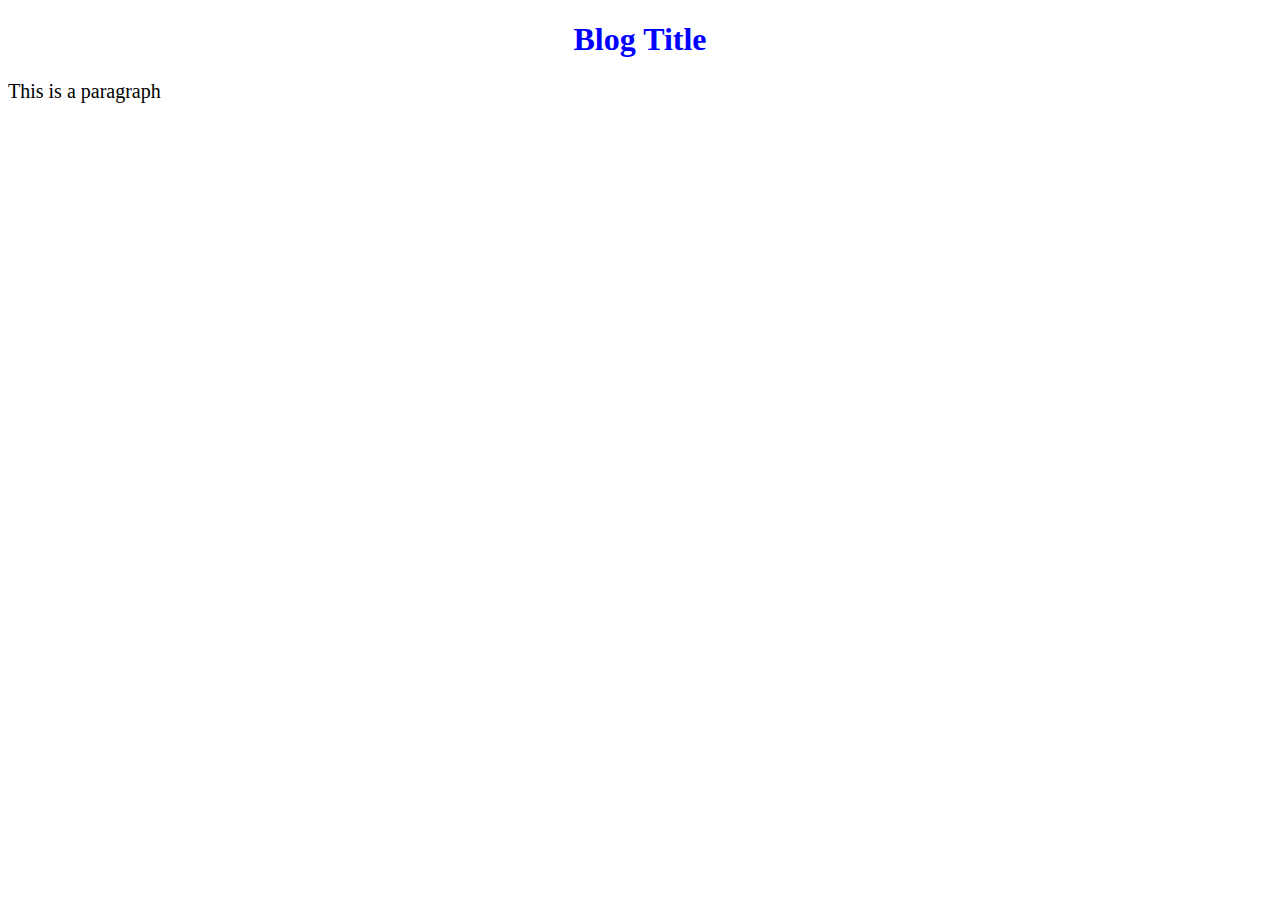
<file: FreeCodeCamp/Front-End-Development-Libraries/SASS/Courses2-Nest-CSS-với-Sass.html/index.html>
<!DOCTYPE html>
<html lang="en">

<head>
    <meta charset="UTF-8">
    <meta http-equiv="X-UA-Compatible" content="IE=edge">
    <meta name="viewport" content="width=device-width, initial-scale=1.0">
    <title>Document</title>
    <link rel="stylesheet" href="./style.css">
</head>

<body>
    <div class="blog-post">
        <h1>Blog Title</h1>
        <p>This is a paragraph</p>
    </div>
</body>

</html>
</file>
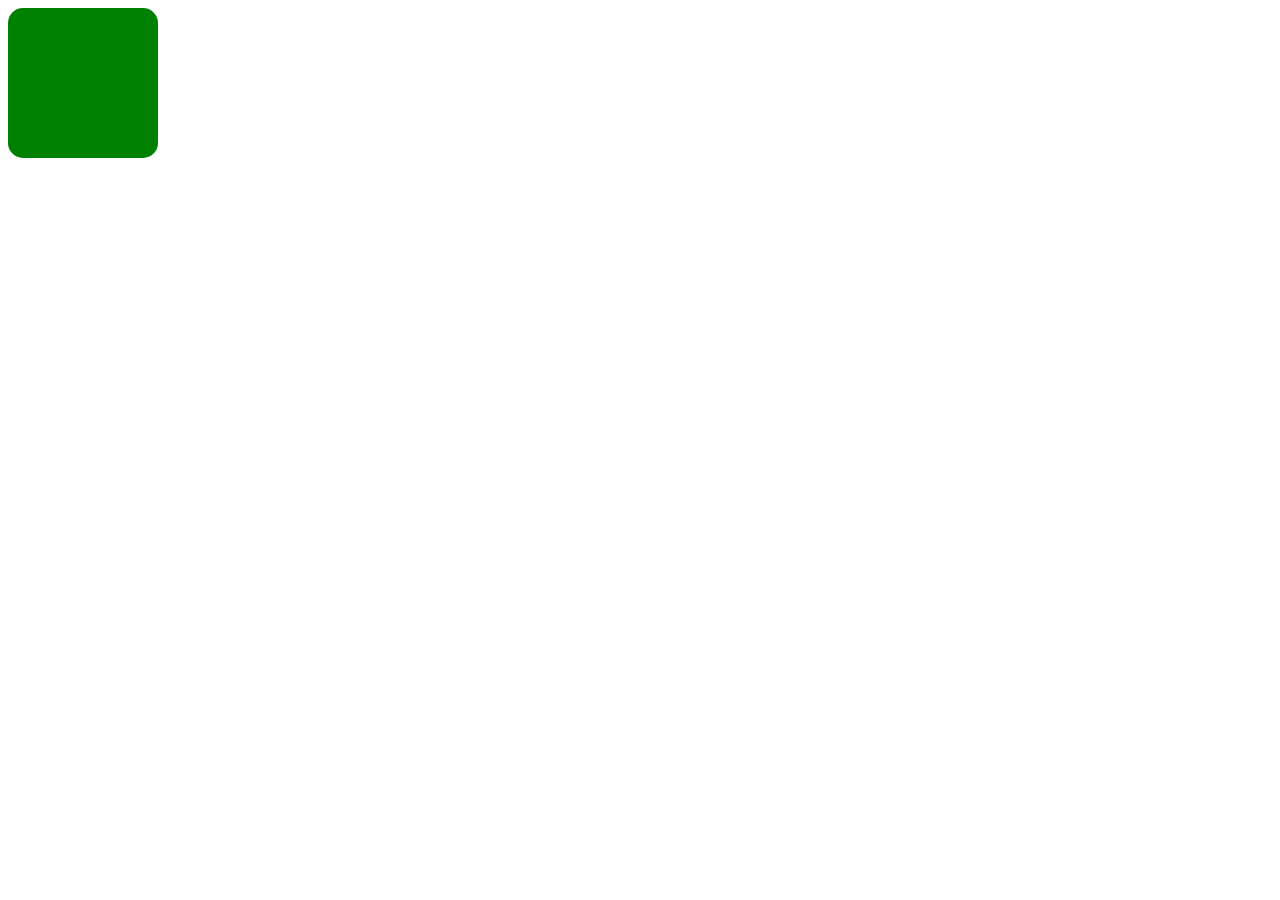
<file: FreeCodeCamp/Front-End-Development-Libraries/SASS/Courses3-Create-Reusable-CSS-with-Mixins.html/index.html>
<!DOCTYPE html>
<html lang="en">

<head>
    <meta charset="UTF-8">
    <meta http-equiv="X-UA-Compatible" content="IE=edge">
    <meta name="viewport" content="width=device-width, initial-scale=1.0">
    <title>Document</title>
    <link rel="stylesheet" href="./styles.css">
</head>

<body>

    <div id="awesome"></div>
</body>

</html>
</file>
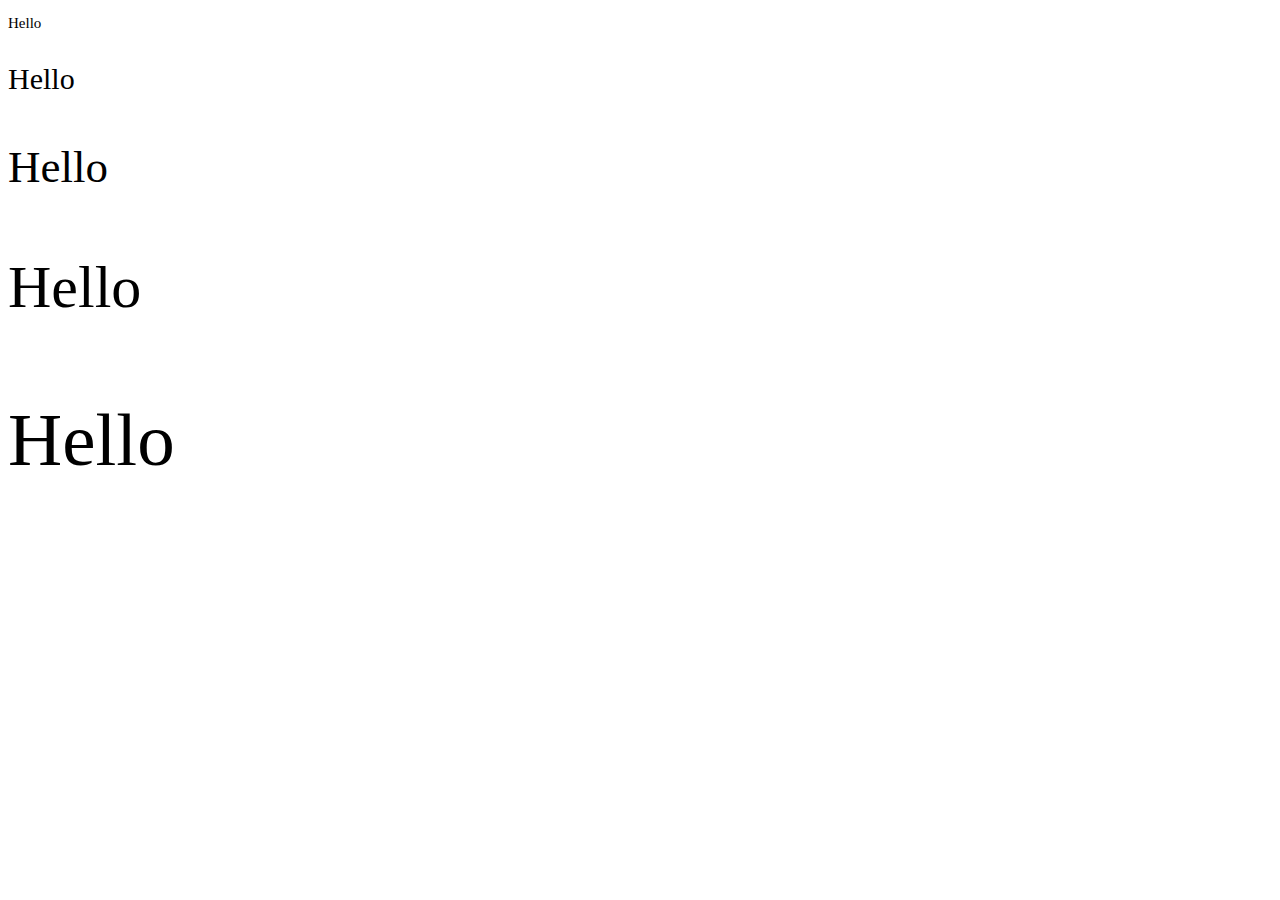
<file: FreeCodeCamp/Front-End-Development-Libraries/SASS/Courses5-Use-@for-to-Create-a-Sass-Loop.html/index.html>
<!DOCTYPE html>
<html lang="en">

<head>
    <meta charset="UTF-8">
    <meta http-equiv="X-UA-Compatible" content="IE=edge">
    <meta name="viewport" content="width=device-width, initial-scale=1.0">
    <title>Document</title>
    <link rel="stylesheet" href="./style.css">
</head>

<body>
    <p class="text-1">Hello</p>
    <p class="text-2">Hello</p>
    <p class="text-3">Hello</p>
    <p class="text-4">Hello</p>
    <p class="text-5">Hello</p>
</body>

</html>
</file>
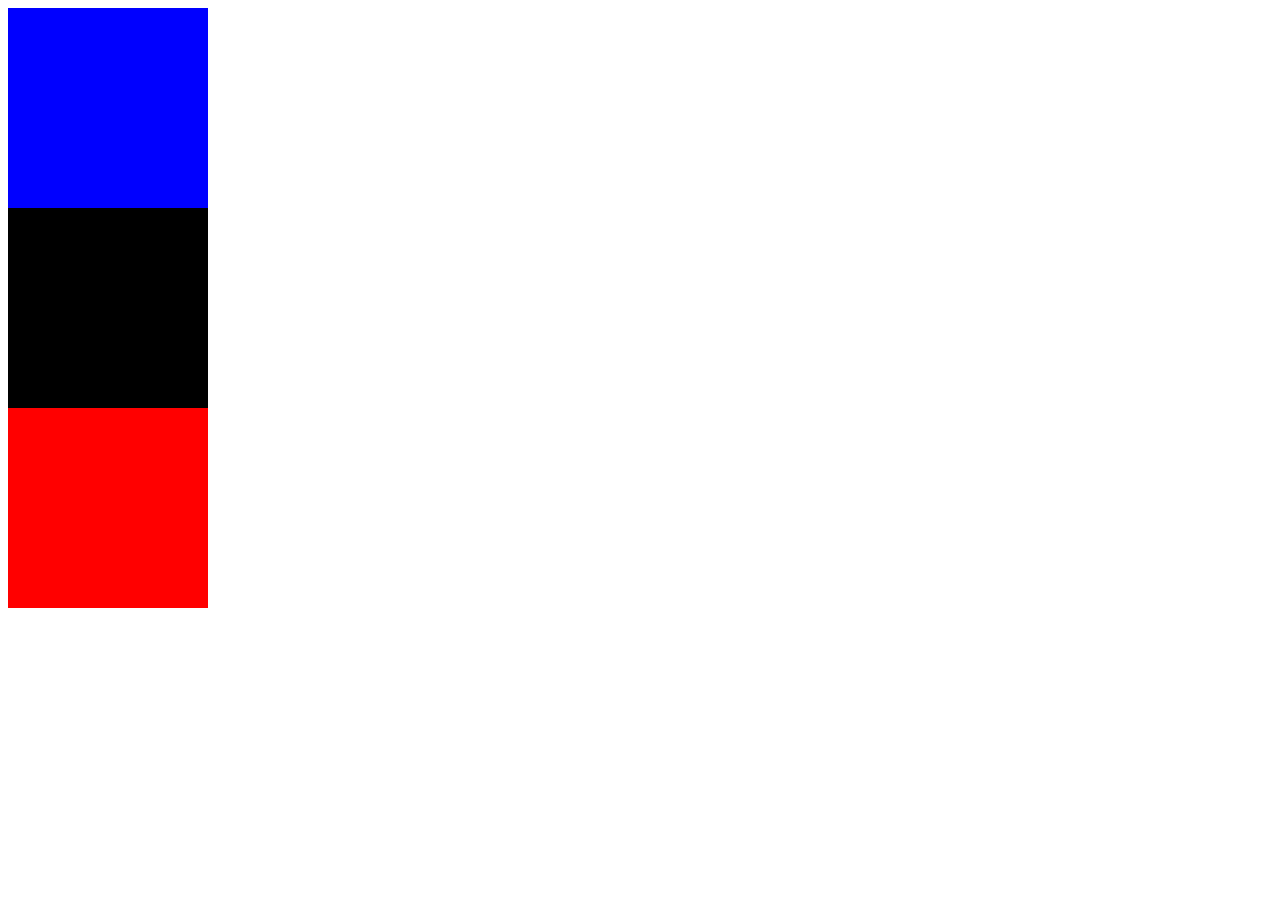
<file: FreeCodeCamp/Front-End-Development-Libraries/SASS/Courses6-Use-@each-to-Map-Over-Items-in-a-List.html/index.html>
<!DOCTYPE html>
<html lang="en">

<head>
    <meta charset="UTF-8">
    <meta http-equiv="X-UA-Compatible" content="IE=edge">
    <meta name="viewport" content="width=device-width, initial-scale=1.0">
    <title>Document</title>
    <link rel="stylesheet" href="./style.css">
</head>

<body>
    <div class="blue-bg"></div>
    <div class="black-bg"></div>
    <div class="red-bg"></div>
</body>

</html>
</file>
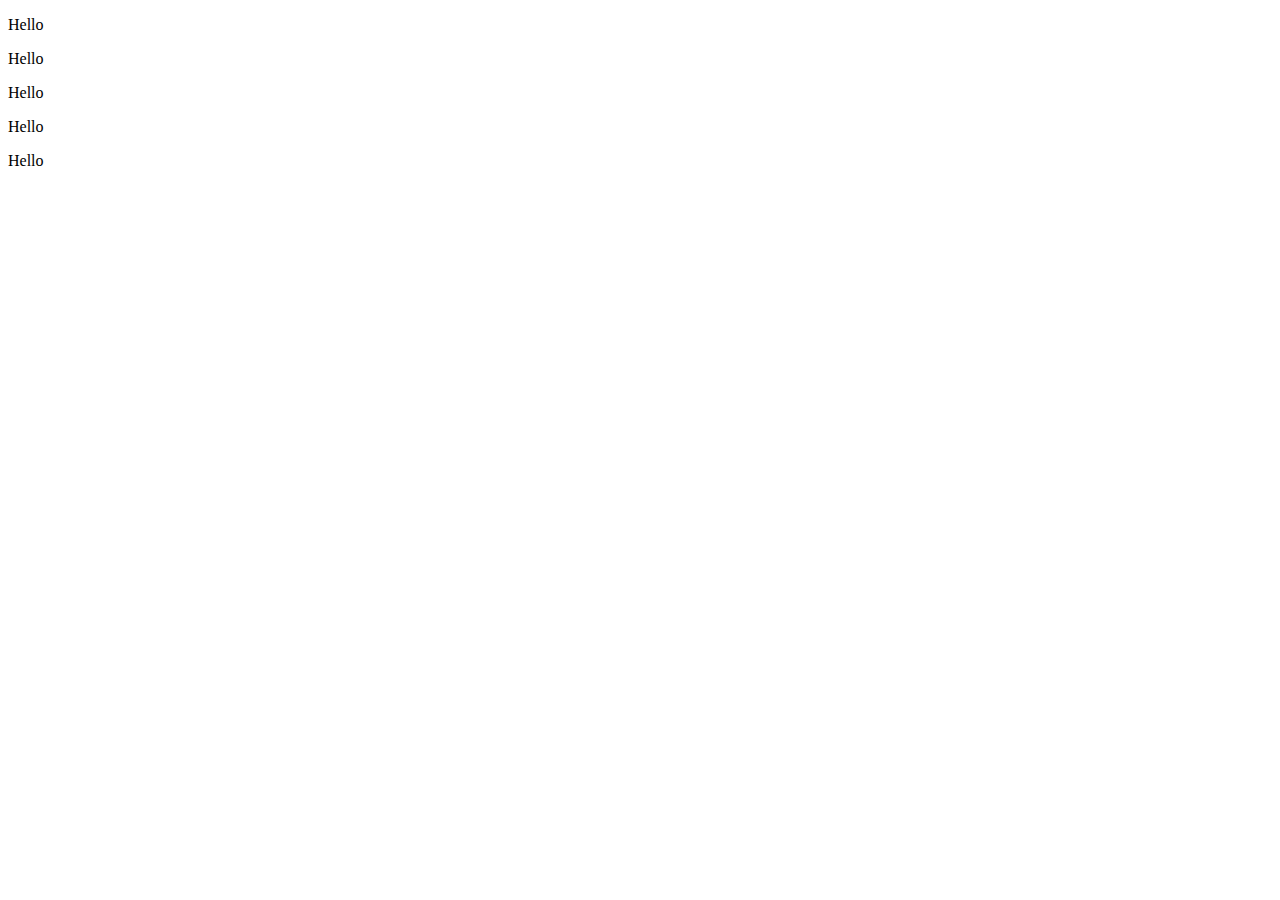
<file: FreeCodeCamp/Front-End-Development-Libraries/SASS/Courses7-Apply-a-Style-Until-a-Condition-is-Met-with-@while.html/index.html>
<!DOCTYPE html>
<html lang="en">

<head>
    <meta charset="UTF-8">
    <meta http-equiv="X-UA-Compatible" content="IE=edge">
    <meta name="viewport" content="width=device-width, initial-scale=1.0">
    <title>Document</title>
</head>

<body>
    <p class="text-1">Hello</p>
    <p class="text-2">Hello</p>
    <p class="text-3">Hello</p>
    <p class="text-4">Hello</p>
    <p class="text-5">Hello</p>
</body>

</html>
</file>
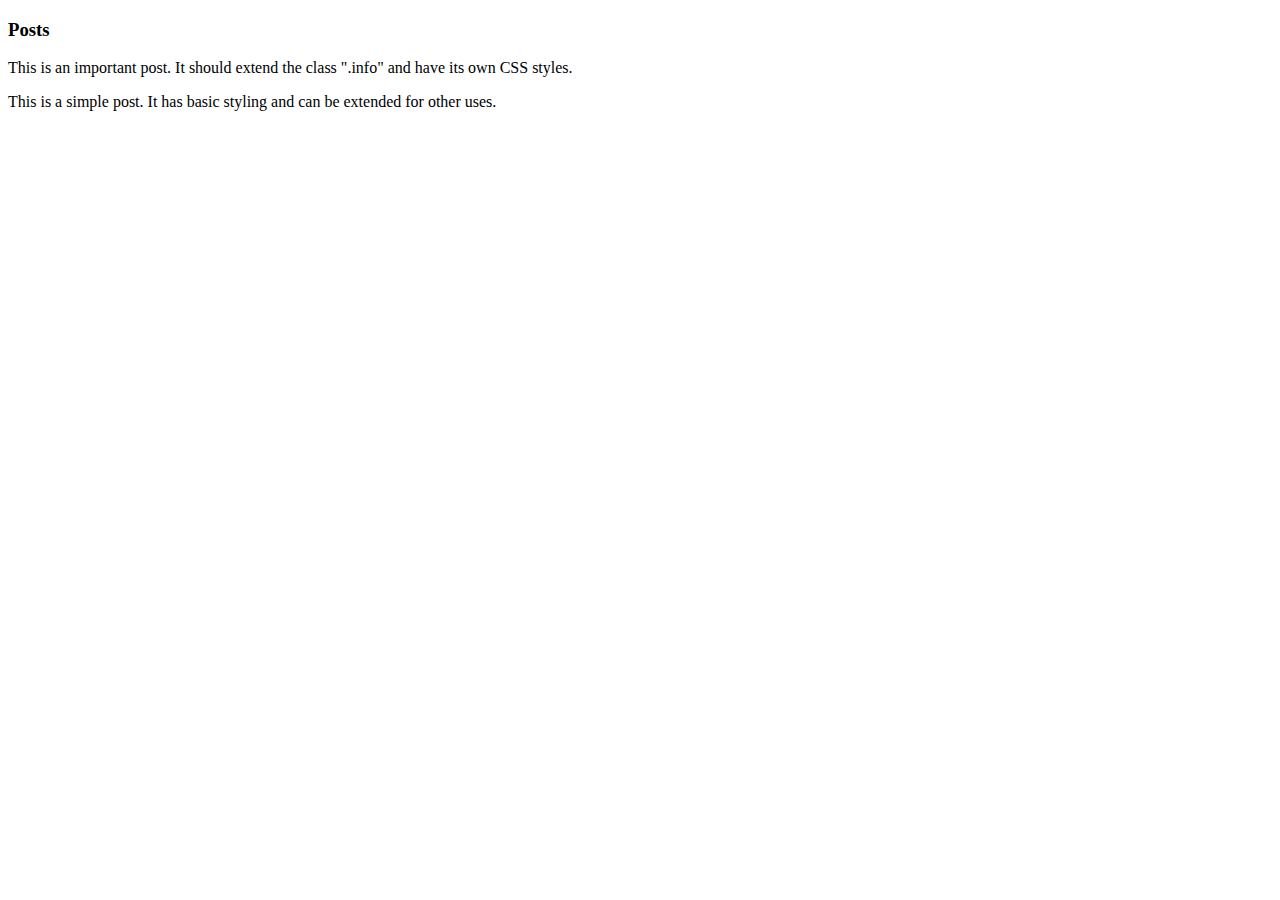
<file: FreeCodeCamp/Front-End-Development-Libraries/SASS/Courses9-Extend-One-Set-of-CSS-Styles-to-Another-Element.html/index.html>
<!DOCTYPE html>
<html lang="en">

<head>
    <meta charset="UTF-8">
    <meta http-equiv="X-UA-Compatible" content="IE=edge">
    <meta name="viewport" content="width=device-width, initial-scale=1.0">
    <title>Document</title>
</head>

<body>

    <h3>Posts</h3>
    <div class="info-important">
        <p>This is an important post. It should extend the class ".info" and have its own CSS styles.</p>
    </div>

    <div class="info">
        <p>This is a simple post. It has basic styling and can be extended for other uses.</p>
    </div>

    </details>
</body>

</html>
</file>
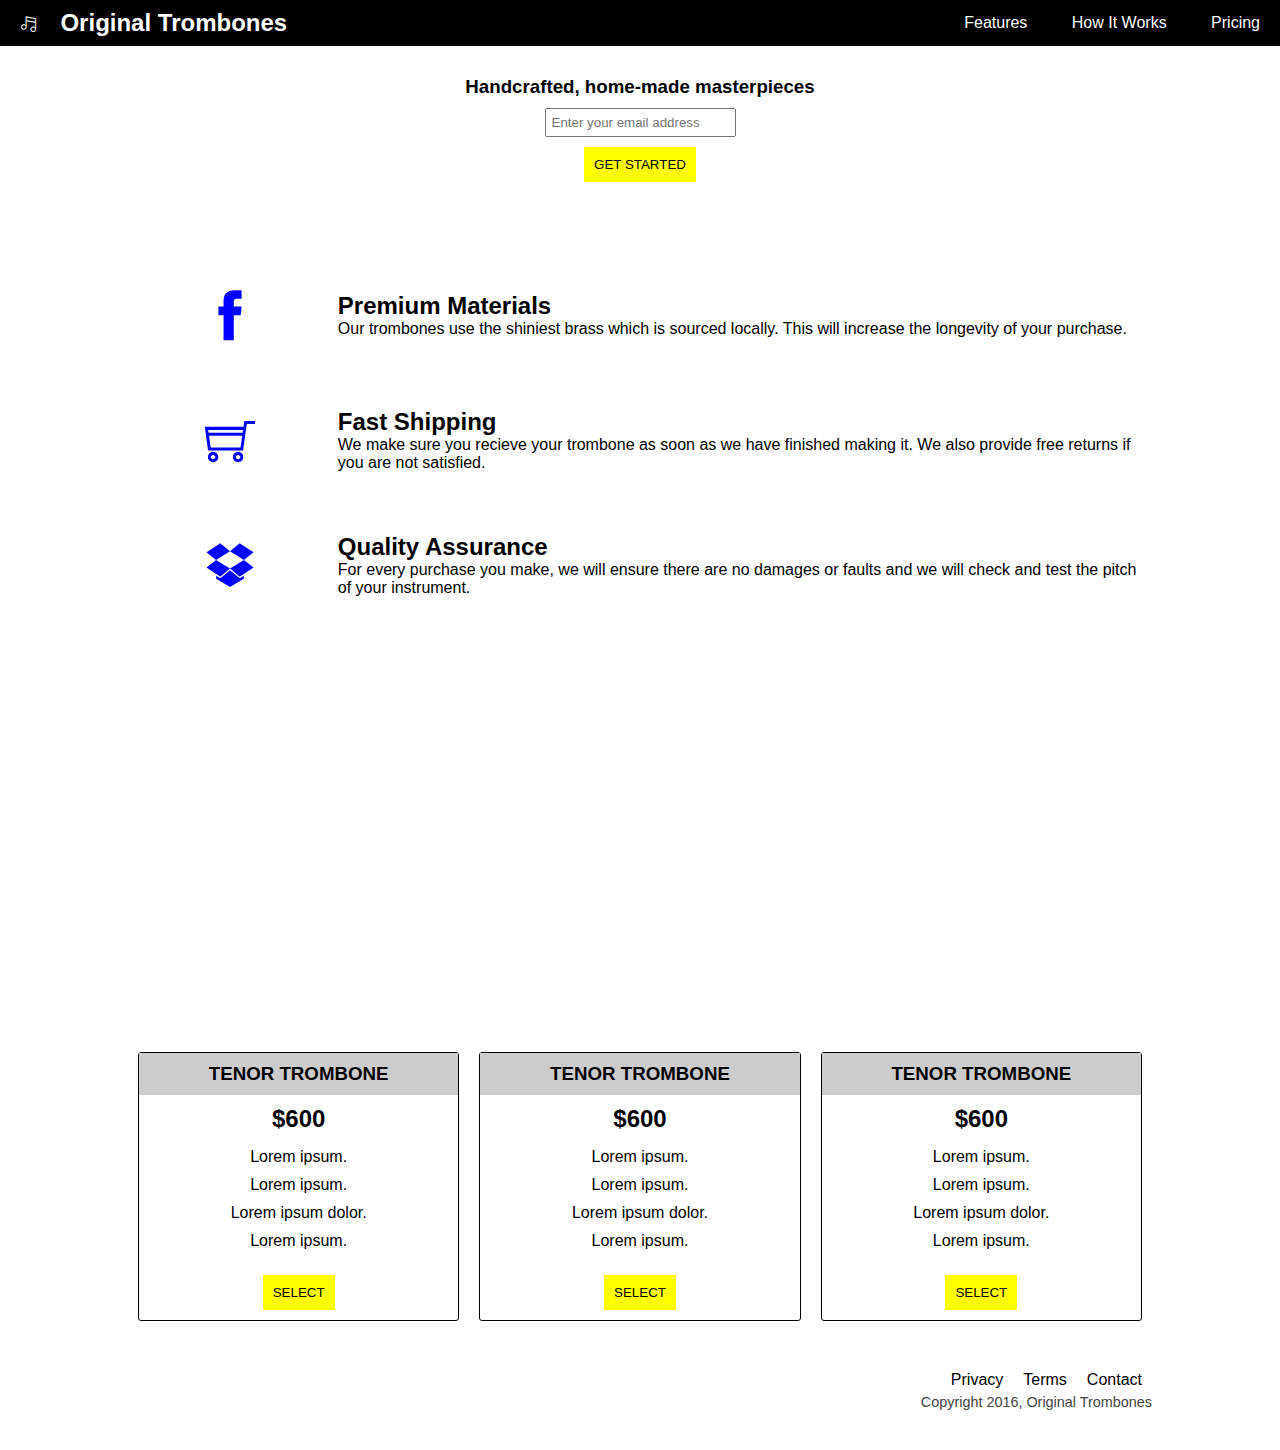
<file: FreeCodeCamp/Responsive-Web-Design/Responsive-Web-Design-Projects/Build-a-Product-Landing-Page/index.html>
<!DOCTYPE html>
<html lang="en">

<head>
    <meta charset="UTF-8">
    <meta http-equiv="X-UA-Compatible" content="IE=edge">
    <meta name="viewport" content="width=device-width, initial-scale=1.0">
    <title>Document</title>
    <link rel="stylesheet" href="./assets/style.css">
    <link rel="stylesheet" href="./font/themify-icons-font/themify-icons/themify-icons.css">
    <link rel="stylesheet" href="./assets/responsive.css">
</head>

<body>
    <div id="main">
        <!-- header -->
        <div id="header">
            <div class="icon-original">
                <i class="ti-music-alt"></i>
                <h2>Original Trombones</h2>
            </div>

            <ul id="nav">
                <li><a href="#features">Features</a></li>
                <li><a href="#works">How It Works</a></li>
                <li><a href="#pricing">Pricing</a></li>
            </ul>
        </div>

        <!-- slider -->
        <div id="slider">
            <h3>Handcrafted, home-made masterpieces</h3>
            <form action="https://www.freecodecamp.com/email-submit" id="form">
                <input type="email" placeholder="Enter your email address" id="email" required>
                <button type="submit" id="submit" value="Get Started" class="btn">GET STARTED</button>
            </form>
        </div>

        <!-- content -->
        <div id="content">
            <!-- Features Section -->
            <div id="features" class="content-features">
                <div class="grid">
                    <div class="icon">
                        <i class="ti-facebook"></i>
                    </div>
                    <div class="desc">
                        <h2>Premium Materials</h2>
                        <p>Our trombones use the shiniest brass which is sourced locally. This will increase the
                            longevity of your purchase.</p>
                    </div>
                </div>
                <div class="grid">
                    <div class="icon">
                        <i class="ti-shopping-cart"></i>
                    </div>
                    <div class="desc">
                        <h2>Fast Shipping</h2>
                        <p>We make sure you recieve your trombone as soon as we have finished making it. We also provide
                            free returns if you are not satisfied.</p>
                    </div>
                </div>
                <div class="grid">
                    <div class="icon">
                        <i class="ti-dropbox-alt"></i>
                    </div>
                    <div class="desc">
                        <h2>Quality Assurance</h2>
                        <p>For every purchase you make, we will ensure there are no damages or faults and we will check
                            and test the pitch of your instrument.</p>
                    </div>
                </div>
            </div>
            <!-- How It Works Section -->
            <div id="works" class="content-works">
                <iframe src="https://www.youtube-nocookie.com/embed/y8Yv4pnO7qc?rel=0&controls=0&showinfo=0"
                    frameborder="0" allowfullscreen></iframe>
            </div>
            <!-- Pricing -->
            <div id="pricing" class="content-pricing">
                <div id="tenor" class="product">
                    <h3>TENOR TROMBONE</h3>
                    <h2>$600</h2>
                    <ul>
                        <li>Lorem ipsum.</li>
                        <li>Lorem ipsum.</li>
                        <li>Lorem ipsum dolor.</li>
                        <li>Lorem ipsum.</li>
                    </ul>
                    <div class="btn-select"><button type="submit" class="btn">SELECT</button></div>
                </div>
                <div id="bass" class="product">
                    <h3>TENOR TROMBONE</h3>
                    <h2>$600</h2>
                    <ul>
                        <li>Lorem ipsum.</li>
                        <li>Lorem ipsum.</li>
                        <li>Lorem ipsum dolor.</li>
                        <li>Lorem ipsum.</li>
                    </ul>
                    <div class="btn-select"><button type="submit" class="btn">SELECT</button></div>
                </div>
                <div id="valve" class="product">
                    <h3>TENOR TROMBONE</h3>
                    <h2>$600</h2>
                    <ul>
                        <li>Lorem ipsum.</li>
                        <li>Lorem ipsum.</li>
                        <li>Lorem ipsum dolor.</li>
                        <li>Lorem ipsum.</li>
                    </ul>
                    <div class="btn-select"><button type="submit" class="btn">SELECT</button></div>
                </div>
            </div>
        </div>

        <!-- footer -->
        <div id="footer">
            <ul>
                <li><a href="">Privacy</a></li>
                <li><a href="">Terms</a></li>
                <li><a href="">Contact</a></li>
            </ul>
            <span>Copyright 2016, Original Trombones</span>
        </div>
    </div>
</body>

</html>
</file>
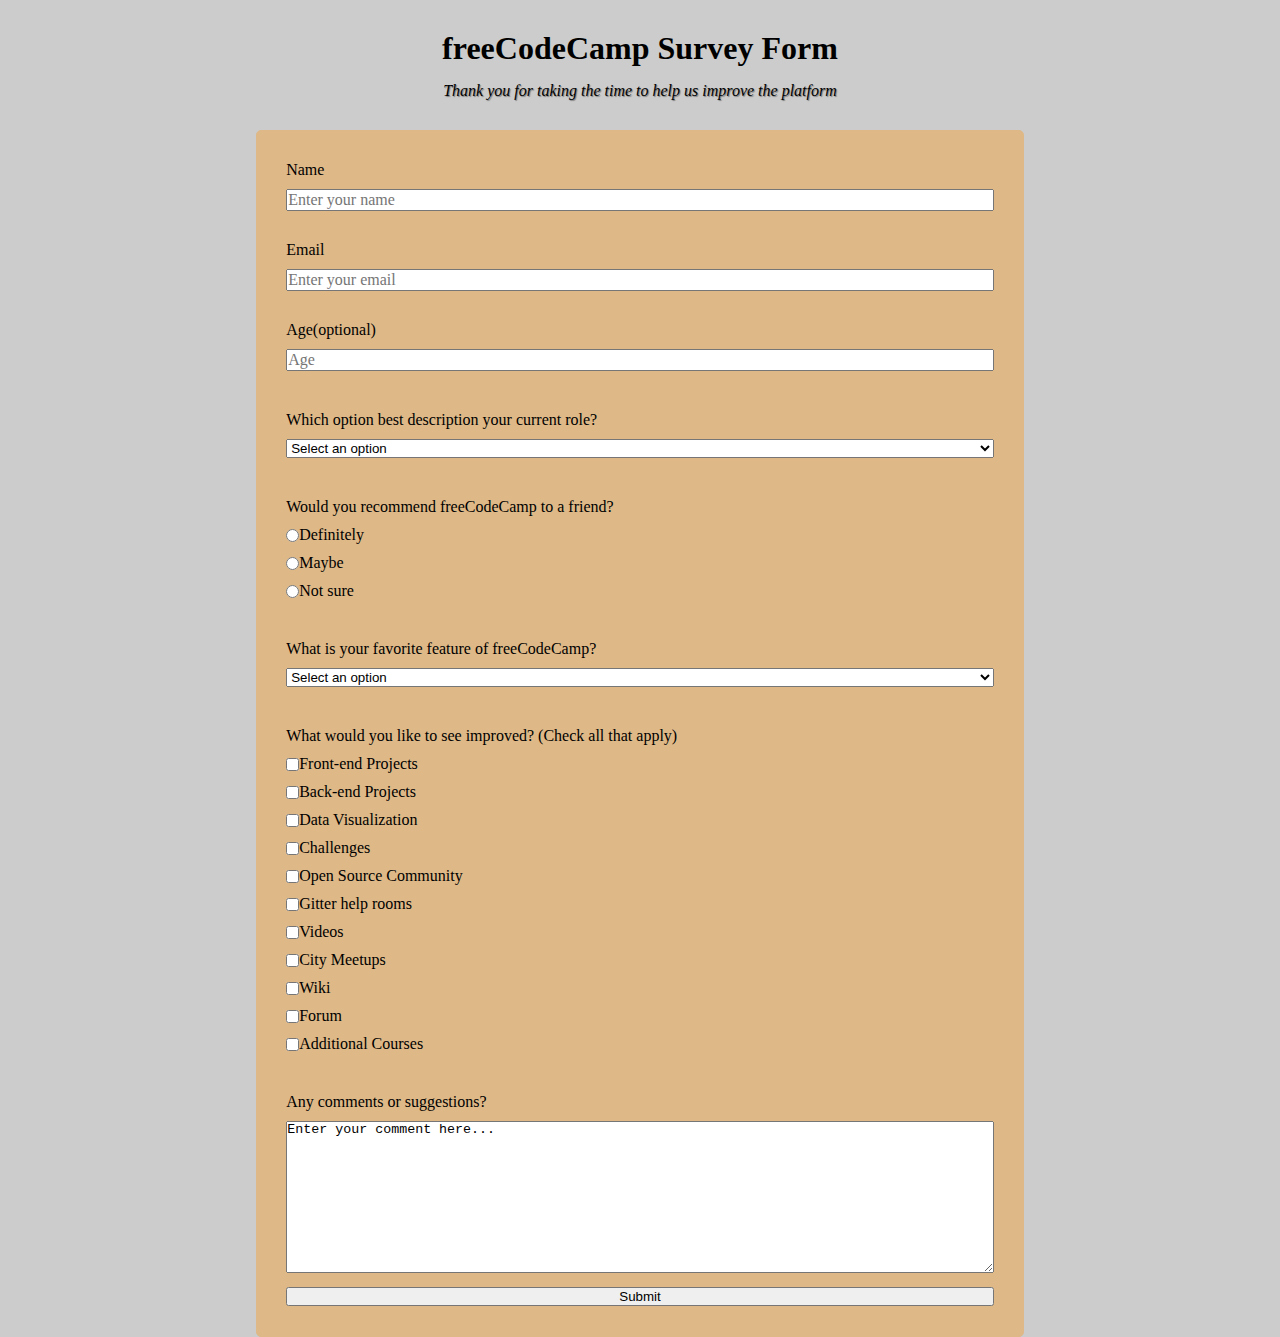
<file: FreeCodeCamp/Responsive-Web-Design/Responsive-Web-Design-Projects/Build-a-Survey-Form/index.html>
<!DOCTYPE html>
<html lang="en">

<head>
    <meta charset="UTF-8">
    <meta http-equiv="X-UA-Compatible" content="IE=edge">
    <meta name="viewport" content="width=device-width, initial-scale=1.0">
    <title>Document</title>
    <link rel="stylesheet" href="./assets/style.css">
    <link rel="stylesheet" href="./assets/responsive.css">
</head>

<body>
    <div id="main">
        <!-- Header -->
        <div id="title" class="text-center">
            <h1>freeCodeCamp Survey Form</h1>
            <div id="description">
                <p>Thank you for taking the time to help us improve the platform</p>
            </div>
        </div>
        <!-- Form -->
        <form action="" id="survey-form">
            <div id="form-content" class="form-width">
                <label for="" id="name-label" class="mt-label">Name</label>
                <input type="text" id="name" placeholder="Enter your name" class="input-width">
                <label for="" id="email-label" class="mt-label"> Email</label>
                <input type="email" id="email" placeholder="Enter your email" class="input-width">
                <label for="" id="number-label" class="mt-label">Age <span class="clue">(optional)</span></label>
                <input type="number" id="number" placeholder="Age" min="10" max="90" class="input-width">
            </div>
            <!--  -->
            <div id="form-content">
                <p class="mbt-label">Which option best description your current role?</p>
                <select name="dropdown" id="dropdown" class="input-width">
                    <option value="" disabled="" selected="">Select an option</option>
                    <option value="">Student</option>
                    <option value="">Full Time Job</option>
                    <option value="">Full Time Learner</option>
                    <option value="">Prefer not to say</option>
                    <option value="">Other</option>
                </select>
            </div>
            <!--  -->
            <div id="form-content">
                <p class="mbt-label">Would you recommend freeCodeCamp to a friend?</p>
                <label for="Definitely">
                    <input type="radio" id="Definitely" name="freeCodeCamp" value="Definitely">
                    Definitely
                </label>
                <label for="Maybe">
                    <input type="radio" id="Maybe" name="freeCodeCamp" value="Maybe">
                    Maybe
                </label>
                <label for="Not-sure">
                    <input type="radio" id="Not-sure" name="freeCodeCamp" value="Not-sure">
                    Not sure
                </label>
            </div>
            <!--  -->
            <div id="form-content">
                <p class="mbt-label">What is your favorite feature of freeCodeCamp?</p>
                <select name="dropdown" id="dropdown" class="input-width">
                    <option value="" disabled="" selected="">Select an option</option>
                    <option value="">Challenges</option>
                    <option value="">Projects</option>
                    <option value="">Community</option>
                    <option value="">Open Source</option>
                </select>
            </div>
            <!--  -->
            <div id="form-content">
                <p class="mbt-label">What would you like to see improved? <span class="clue">(Check all that
                        apply)</span></p>
                <label for="">
                    <input type="checkbox" name="like-free" id="front-end" value="font-end">
                    Front-end Projects
                </label>
                <label for="">
                    <input type="checkbox" name="like-free" id="back-end" value="back-end">
                    Back-end Projects
                </label>
                <label for="">
                    <input type="checkbox" name="like-free" id="data" value="data">
                    Data Visualization
                </label>
                <label for="">
                    <input type="checkbox" name="like-free" id="challenges" value="challenges">
                    Challenges
                </label>
                <label for="">
                    <input type="checkbox" name="like-free" id="source" value="source">
                    Open Source Community
                </label>
                <label for="">
                    <input type="checkbox" name="like-free" id="gitter" value="gitter">
                    Gitter help rooms
                </label>
                <label for="">
                    <input type="checkbox" name="like-free" id="videos" value="videos">
                    Videos
                </label>
                <label for="">
                    <input type="checkbox" name="like-free" id="meetups" value="meetups">
                    City Meetups
                </label>
                <label for="">
                    <input type="checkbox" name="like-free" id="wiki" value="wiki">
                    Wiki
                </label>
                <label for="">
                    <input type="checkbox" name="like-free" id="forum" value="forum">
                    Forum
                </label>
                <label for="">
                    <input type="checkbox" name="like-free" id="additional" value="additional">
                    Additional Courses
                </label>
            </div>
            <!--  -->
            <div id="form-content">
                <p class="mbt-label">Any comments or suggestions?</p>
                <textarea name="" id="" cols="30" rows="10" class="input-width">Enter your comment here...</textarea>
                <!--  -->
                <button type="submit" class="input-width">Submit</button>
            </div>
        </form>

    </div>
</body>

</html>
</file>
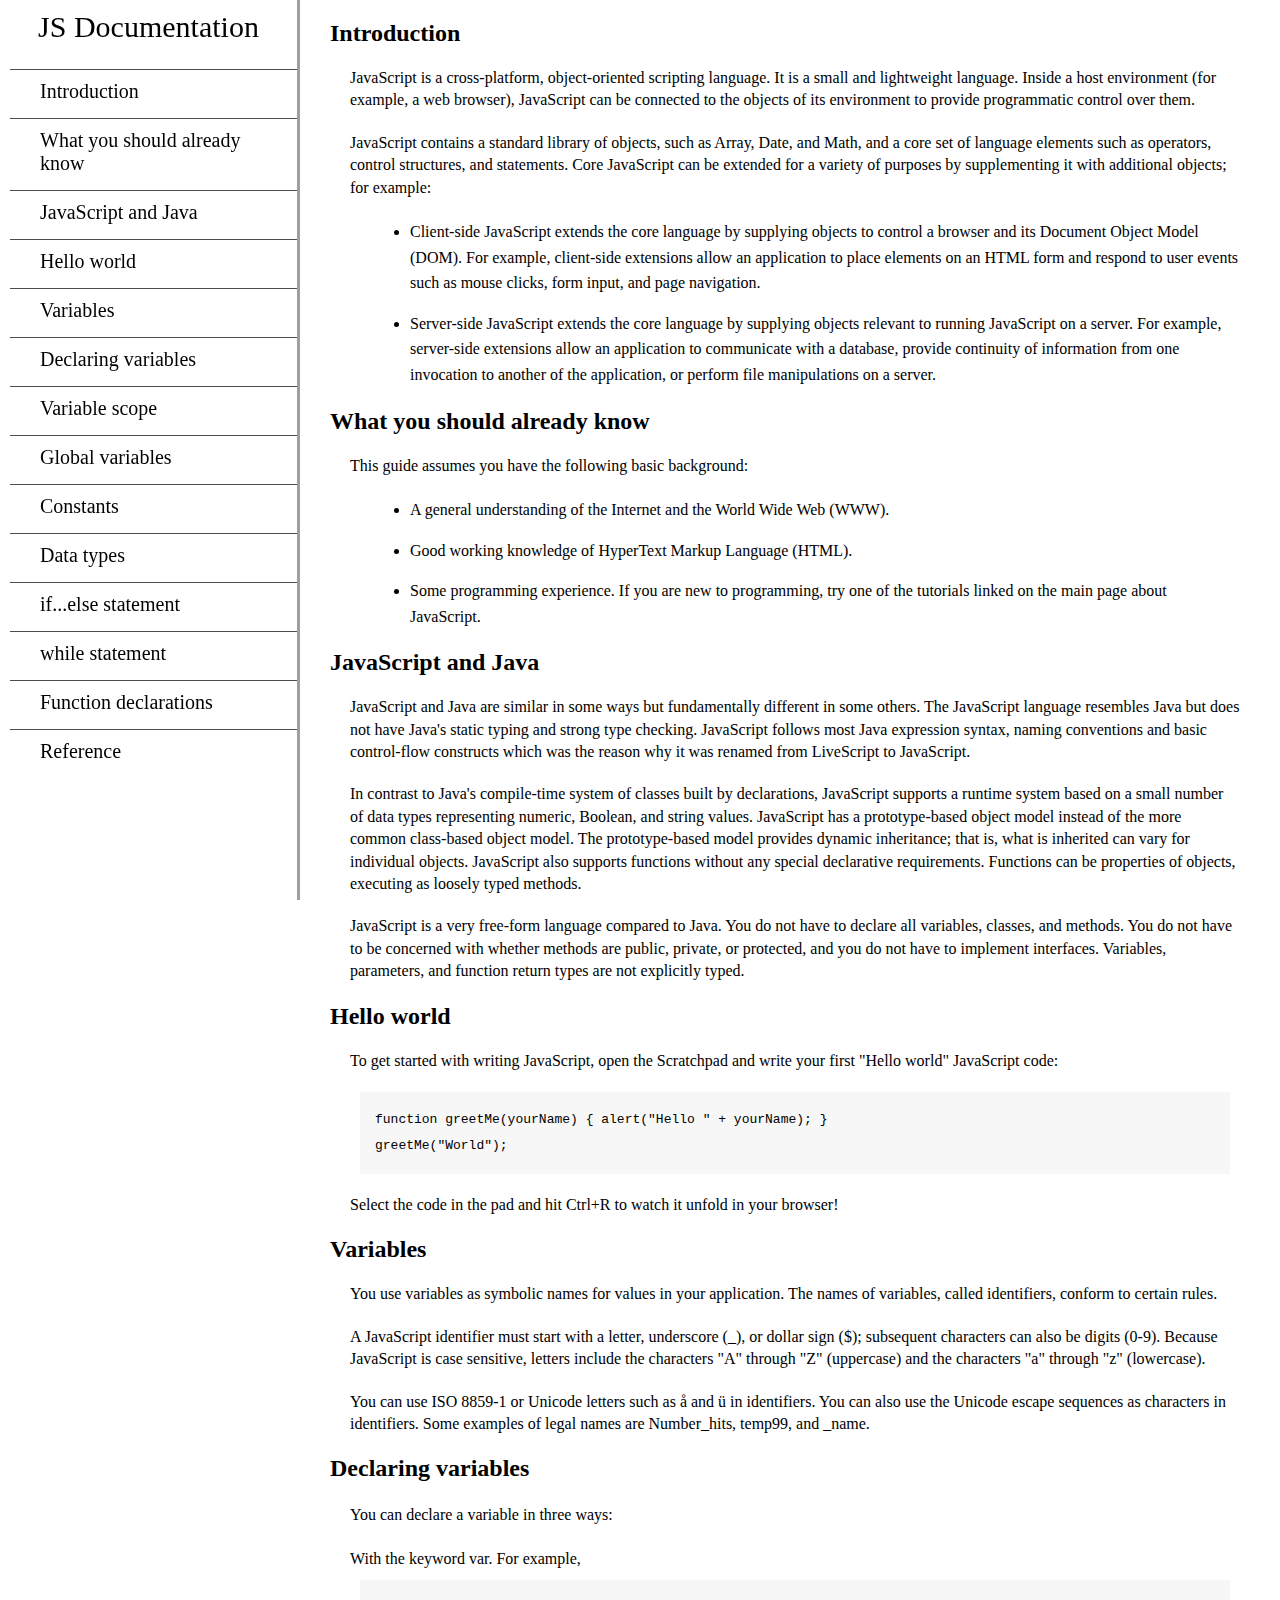
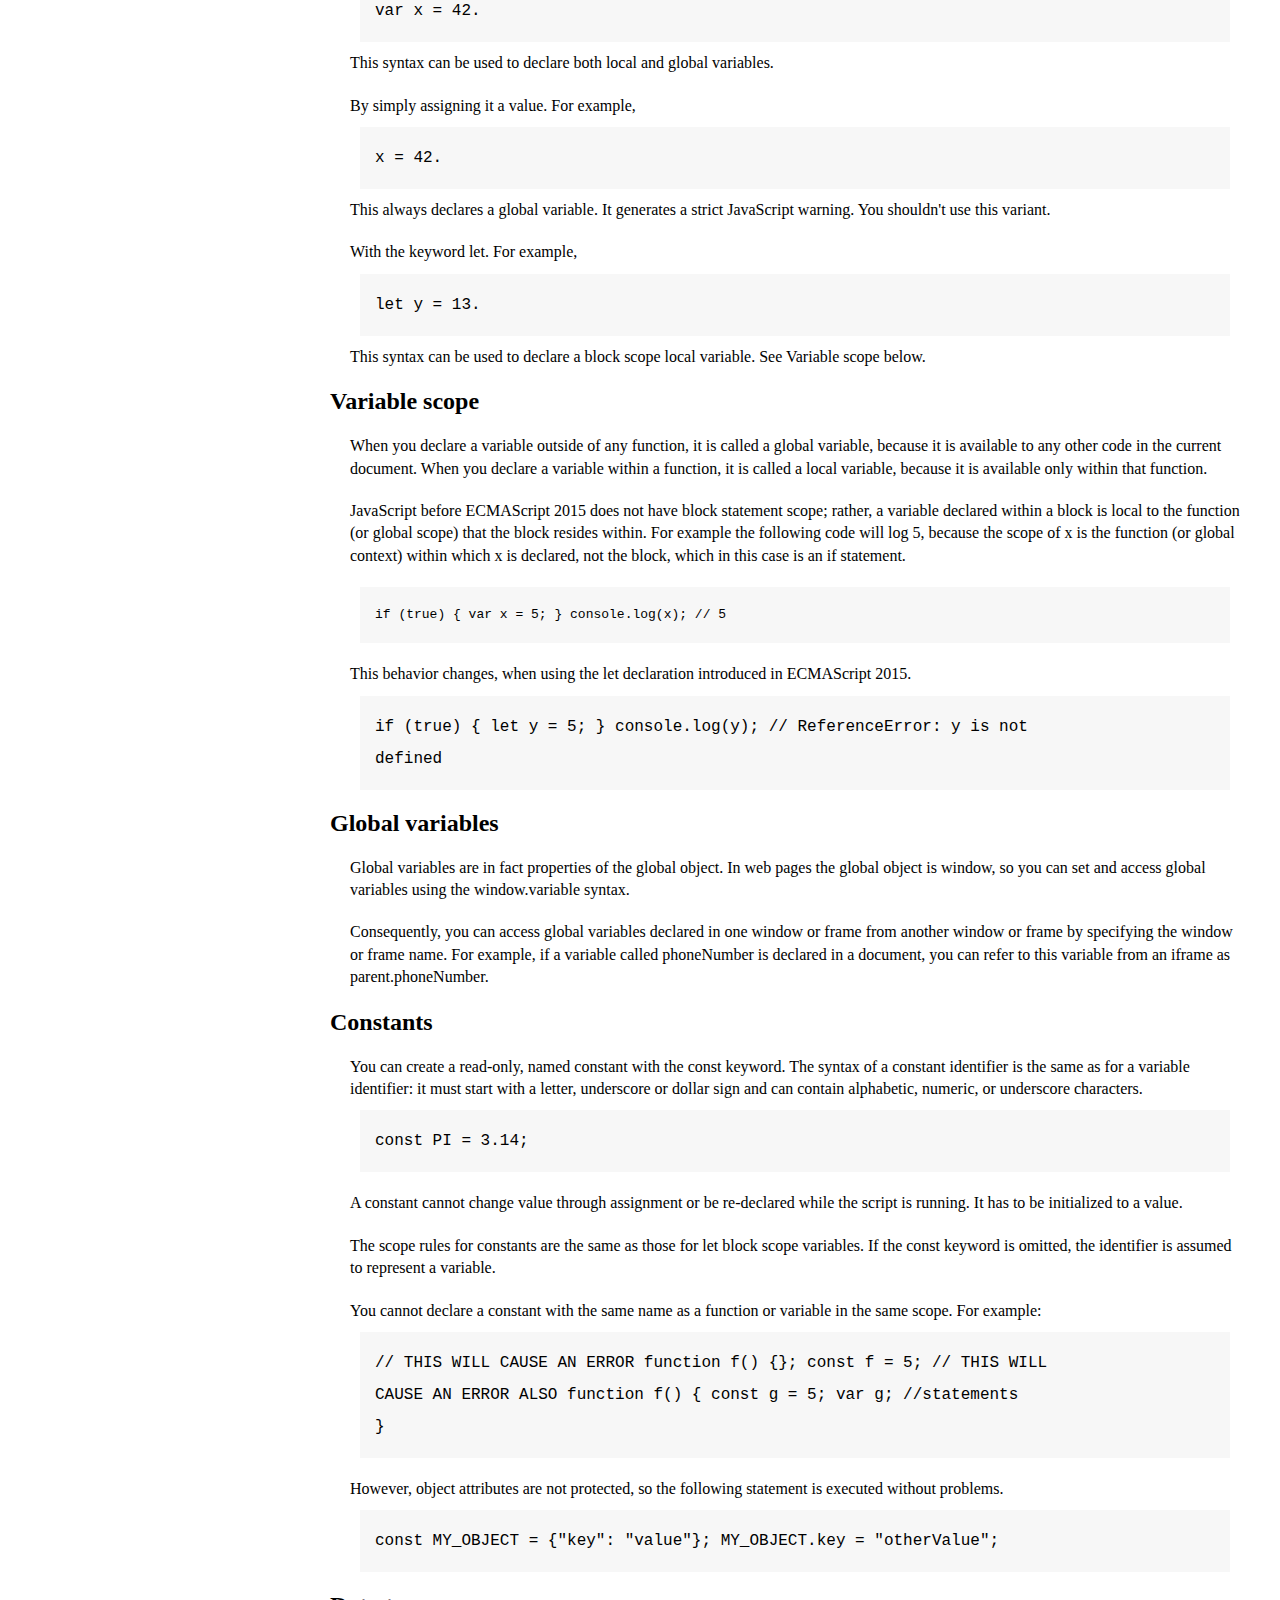
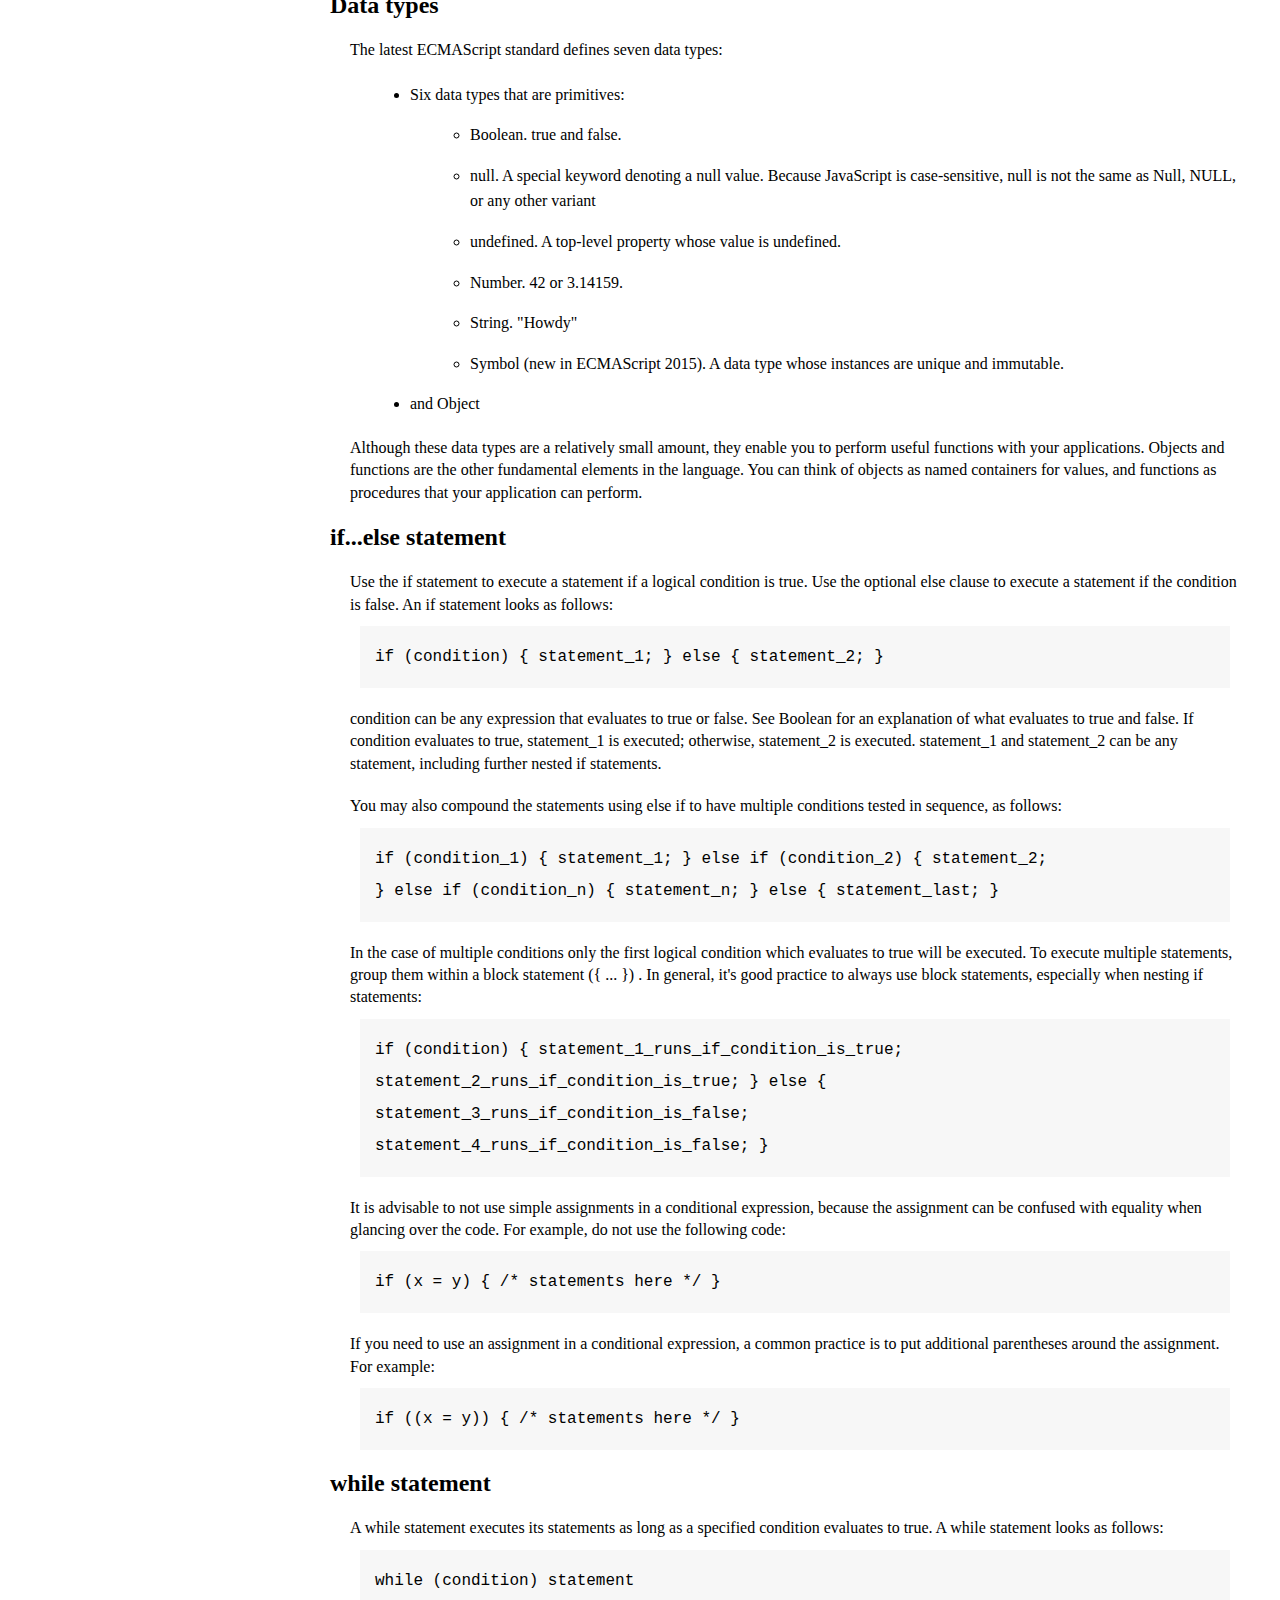
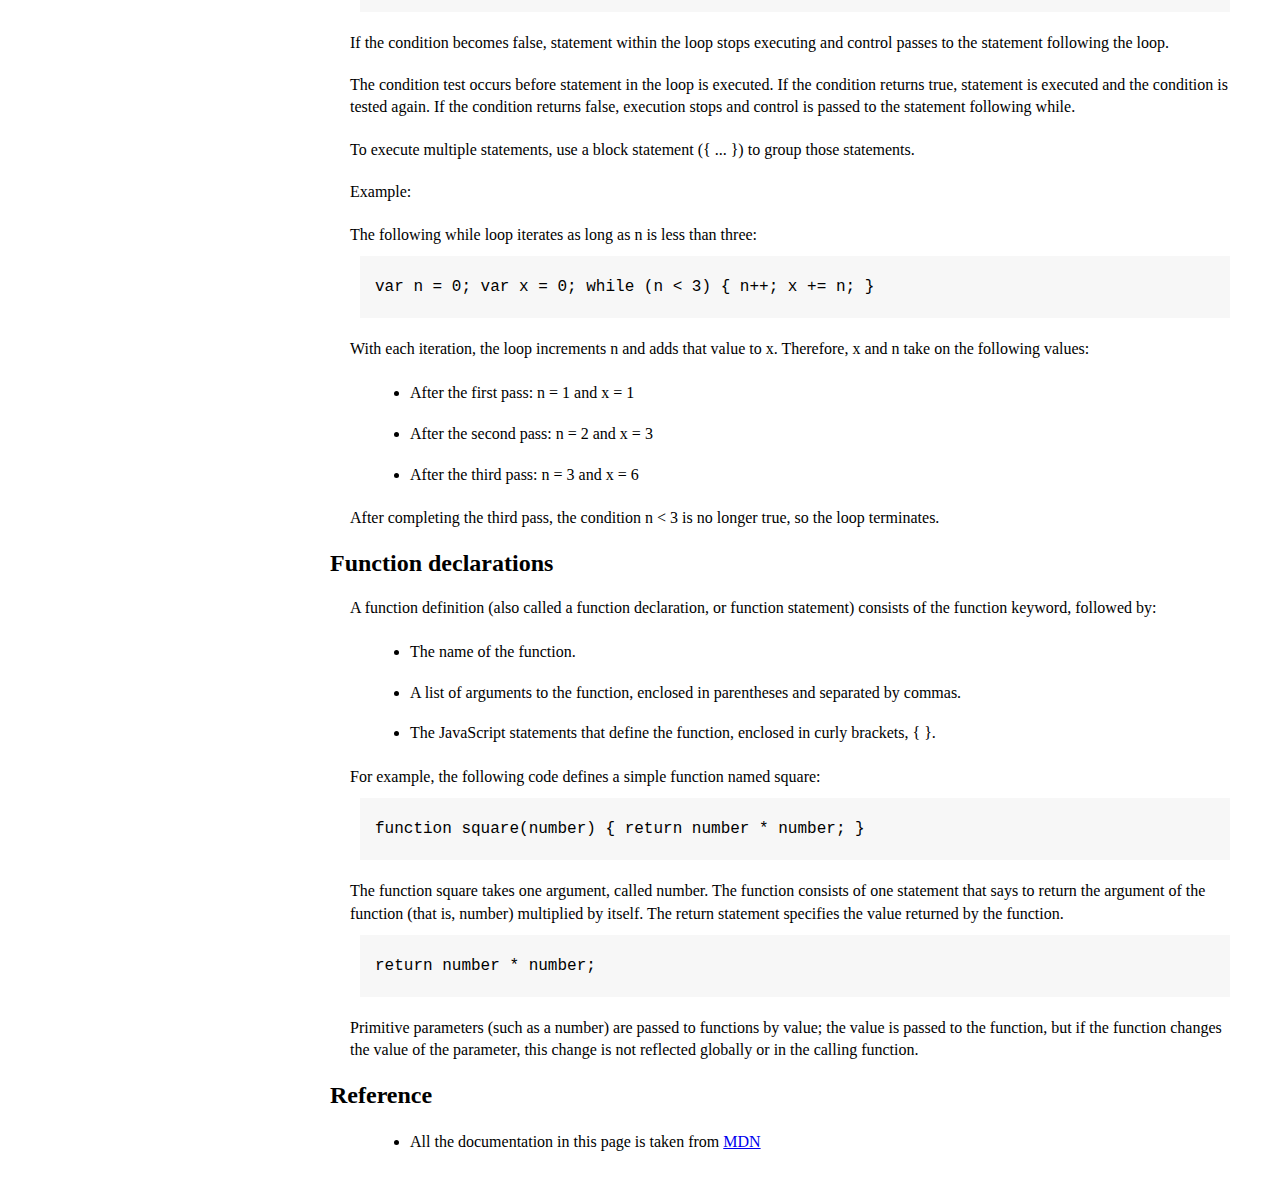
<file: FreeCodeCamp/Responsive-Web-Design/Responsive-Web-Design-Projects/Build-a-Technical-Documentation-Page/index.html>
<!DOCTYPE html>
<html lang="en">

<head>
    <meta charset="UTF-8">
    <meta http-equiv="X-UA-Compatible" content="IE=edge">
    <meta name="viewport" content="width=device-width, initial-scale=1.0">
    <title>Document</title>
    <link rel="stylesheet" href="./assets/style.css">
    <link rel="stylesheet" href="./assets/responsive.css">
</head>

<body>
    <div id="container">
        <!-- header -->
        <nav id="navbar">
            <header>JS Documentation </header>
            <ul>
                <li><a href="#Introduction">Introduction</a></li>
                <li><a href="#What-you-should-already-know">What you should already know</a></li>
                <li><a href="#JavaScript-and-Java">JavaScript and Java</a></li>
                <li><a href="#Hello-world">Hello world</a></li>
                <li><a href="#Variables">Variables</a></li>
                <li><a href="#Declaring-variables">Declaring variables</a></li>
                <li><a href="#Variable-scope">Variable scope</a></li>
                <li><a href="#Global-variables">Global variables</a></li>
                <li><a href="#Constants">Constants</a></li>
                <li><a href="#Data-types">Data types</a></li>
                <li><a href="#if-else-statement">if...else statement</a></li>
                <li><a href="#while-statement">while statement</a></li>
                <li><a href="#Function-declarations">Function declarations</a></li>
                <li><a href="#Reference">Reference</a></li>
            </ul>
        </nav>
        <!-- Main -->
        <div id="main">
            <section class="main-section" id="Introduction">
                <h2>Introduction</h2>
                <article>
                    <p>JavaScript is a cross-platform, object-oriented scripting language. It is a small and lightweight
                        language. Inside a host environment (for example, a web browser), JavaScript can be connected to
                        the objects of its environment to provide programmatic control over them.
                    </p>
                    <p>JavaScript contains a standard library of objects, such as Array, Date, and Math, and a core set
                        of language elements such as operators, control structures, and statements. Core JavaScript can
                        be extended for a variety of purposes by supplementing it with additional objects; for example:
                    </p>
                    <ul>
                        <li>Client-side JavaScript extends the core language by supplying objects to control a browser
                            and its Document Object Model (DOM). For example, client-side extensions allow an
                            application to place elements on an HTML form and respond to user events such as mouse
                            clicks, form input, and page navigation.</li>
                        <li>Server-side JavaScript extends the core language by supplying objects relevant to running
                            JavaScript on a server. For example, server-side extensions allow an application to
                            communicate with a database, provide continuity of information from one invocation to
                            another of the application, or perform file manipulations on a server.</li>
                    </ul>
                </article>
            </section>

            <section class="main-section" id="What-you-should-already-know">
                <h2>What you should already know</h2>
                <article>
                    <p>This guide assumes you have the following basic background:</p>
                    <ul>
                        <li>A general understanding of the Internet and the World Wide Web (WWW).</li>
                        <li>Good working knowledge of HyperText Markup Language (HTML).</li>
                        <li>Some programming experience. If you are new to programming, try one of the tutorials linked
                            on the main page about JavaScript.</li>
                    </ul>
                </article>
            </section>

            <section class="main-section" id="JavaScript-and-Java">
                <h2>JavaScript and Java</h2>
                <article>
                    <p>JavaScript and Java are similar in some ways but fundamentally different in some others. The
                        JavaScript language resembles Java but does not have Java's static typing and strong type
                        checking. JavaScript follows most Java expression syntax, naming conventions and basic
                        control-flow constructs which was the reason why it was renamed from LiveScript to JavaScript.
                    </p>
                    <p>In contrast to Java's compile-time system of classes built by declarations, JavaScript supports a
                        runtime system based on a small number of data types representing numeric, Boolean, and string
                        values. JavaScript has a prototype-based object model instead of the more common class-based
                        object model. The prototype-based model provides dynamic inheritance; that is, what is inherited
                        can vary for individual objects. JavaScript also supports functions without any special
                        declarative requirements. Functions can be properties of objects, executing as loosely typed
                        methods.
                    </p>
                    <p>JavaScript is a very free-form language compared to Java. You do not have to declare all
                        variables, classes, and methods. You do not have to be concerned with whether methods are
                        public, private, or protected, and you do not have to implement interfaces. Variables,
                        parameters, and function return types are not explicitly typed.
                    </p>
                </article>
            </section>

            <section class="main-section" id="Hello-world">
                <h2>Hello world</h2>
                <article>
                    <p>To get started with writing JavaScript, open the Scratchpad and write your first "Hello world"
                        JavaScript code:
                    </p>
                    <code>function greetMe(yourName) { alert("Hello " + yourName); } 
                        greetMe("World"); </code>
                    <p>Select the code in the pad and hit Ctrl+R to watch it unfold in your browser!</p>
                </article>
            </section>

            <section class="main-section" id="Variables">
                <h2>Variables</h2>
                <article>
                    <p>You use variables as symbolic names for values in your application. The names of variables,
                        called identifiers, conform to certain rules.
                    </p>
                    <p>A JavaScript identifier must start with a letter, underscore (_), or dollar sign ($); subsequent
                        characters can also be digits (0-9). Because JavaScript is case sensitive, letters include the
                        characters "A" through "Z" (uppercase) and the characters "a" through "z" (lowercase).
                    </p>
                    <p>You can use ISO 8859-1 or Unicode letters such as å and ü in identifiers. You can also use the
                        Unicode escape sequences as characters in identifiers. Some examples of legal names are
                        Number_hits, temp99, and _name.</p>
                </article>
            </section>

            <section class="main-section" id="Declaring-variables">
                <h2>Declaring variables</h2>
                <article>
                    You can declare a variable in three ways:
                    <p>
                        With the keyword var. For example,
                        <code>var x = 42.</code>
                        This syntax can be used to declare both local and global variables.
                    </p>
                    <p>
                        By simply assigning it a value. For example,
                        <code>x = 42.</code>
                        This always declares a global variable. It generates a strict JavaScript warning. You shouldn't
                        use this variant.
                    </p>
                    <p>
                        With the keyword let. For example,
                        <code>let y = 13.</code>
                        This syntax can be used to declare a block scope local variable. See Variable scope below.
                    </p>
                </article>
            </section>

            <section class="main-section" id="Variable-scope">
                <h2>Variable scope</h2>
                <article>
                    <p>When you declare a variable outside of any function, it is called a global variable, because it
                        is available to any other code in the current document. When you declare a variable within a
                        function, it is called a local variable, because it is available only within that function.
                    </p>
                    <p>JavaScript before ECMAScript 2015 does not have block statement scope; rather, a variable
                        declared within a block is local to the function (or global scope) that the block resides
                        within. For example the following code will log 5, because the scope of x is the function (or
                        global context) within which x is declared, not the block, which in this case is an if
                        statement.
                    </p>
                    <code>if (true) { var x = 5; } console.log(x); // 5</code>
                    <p>
                        This behavior changes, when using the let declaration introduced in ECMAScript 2015.
                        <code>if (true) { let y = 5; } console.log(y); // ReferenceError: y is not
                            defined</code>
                    </p>
                </article>
            </section>

            <section class="main-section" id="Global-variables">
                <h2>Global variables</h2>
                <article>
                    <p>Global variables are in fact properties of the global object. In web pages the global object is
                        window, so you can set and access global variables using the window.variable syntax.
                    </p>
                    <p>Consequently, you can access global variables declared in one window or frame from another window
                        or frame by specifying the window or frame name. For example, if a variable called phoneNumber
                        is declared in a document, you can refer to this variable from an iframe as parent.phoneNumber.
                    </p>
                </article>
            </section>

            <section class="main-section" id="Constants">
                <h2>Constants</h2>
                <article>
                    <p>
                        You can create a read-only, named constant with the const keyword. The syntax of a constant
                        identifier is the same as for a variable identifier: it must start with a letter, underscore or
                        dollar sign and can contain alphabetic, numeric, or underscore characters.
                        <code>const PI = 3.14;</code>
                    </p>
                    <p>A constant cannot change value through assignment or be re-declared while the script is running.
                        It has to be initialized to a value.
                    </p>
                    <p>The scope rules for constants are the same as those for let block scope variables. If the const
                        keyword is omitted, the identifier is assumed to represent a variable.</p>
                    <p>
                        You cannot declare a constant with the same name as a function or variable in the same scope.
                        For example:
                        <code>// THIS WILL CAUSE AN ERROR function f() {}; const f = 5; // THIS WILL
                            CAUSE AN ERROR ALSO function f() { const g = 5; var g; //statements
                            }</code>
                    </p>
                    <p>
                        However, object attributes are not protected, so the following statement is executed without
                        problems.
                        <code>const MY_OBJECT = {"key": "value"}; MY_OBJECT.key = "otherValue";</code>
                    </p>
                </article>
            </section>

            <section class="main-section" id="Data-types">
                <h2>Data types</h2>
                <article>
                    <p>The latest ECMAScript standard defines seven data types:</p>
                    <ul>
                        <li>
                            Six data types that are primitives:
                            <ul>
                                <li>Boolean. true and false.</li>
                                <li>null. A special keyword denoting a null value. Because JavaScript is case-sensitive,
                                    null is not the same as Null, NULL, or any other variant</li>
                                <li>undefined. A top-level property whose value is undefined.</li>
                                <li>Number. 42 or 3.14159.</li>
                                <li>String. "Howdy"</li>
                                <li>Symbol (new in ECMAScript 2015). A data type whose instances are unique and
                                    immutable.</li>
                            </ul>
                        </li>
                        <li>and Object</li>
                    </ul>
                    <p>Although these data types are a relatively small amount, they enable you to perform useful
                        functions with your applications. Objects and functions are the other fundamental elements in
                        the language. You can think of objects as named containers for values, and functions as
                        procedures that your application can perform.</p>
                </article>
            </section>

            <section class="main-section" id="if-else-statement">
                <h2>if...else statement</h2>
                <article>
                    <p>Use the if statement to execute a statement if a logical condition is true. Use the optional else
                        clause to execute a statement if the condition is false. An if statement looks as follows:
                        <code>if (condition) { statement_1; } else { statement_2; }</code>
                    </p>
                    <p>condition can be any expression that evaluates to true or false. See Boolean for an explanation
                        of what evaluates to true and false. If condition evaluates to true, statement_1 is executed;
                        otherwise, statement_2 is executed. statement_1 and statement_2 can be any statement, including
                        further nested if statements.
                    </p>
                    <p>You may also compound the statements using else if to have multiple conditions tested in
                        sequence, as follows:
                        <code>if (condition_1) { statement_1; } else if (condition_2) { statement_2;
                        } else if (condition_n) { statement_n; } else { statement_last; }</code>
                    </p>
                    <p>
                        In the case of multiple conditions only the first logical condition which evaluates to true will
                        be executed. To execute multiple statements, group them within a block statement ({ ... }) . In
                        general, it's good practice to always use block statements, especially when nesting if
                        statements:
                        <code>if (condition) { statement_1_runs_if_condition_is_true;
                            statement_2_runs_if_condition_is_true; } else {
                            statement_3_runs_if_condition_is_false;
                            statement_4_runs_if_condition_is_false; }</code>
                    </p>
                    <p>It is advisable to not use simple assignments in a conditional expression, because the assignment
                        can be confused with equality when glancing over the code. For example, do not use the following
                        code:
                        <code>if (x = y) { /* statements here */ }</code>
                    </p>
                    <p>If you need to use an assignment in a conditional expression, a common practice is to put
                        additional parentheses around the assignment. For example:
                        <code>if ((x = y)) { /* statements here */ }</code>
                    </p>
                </article>
            </section>

            <section class="main-section" id="while-statement">
                <h2>while statement</h2>
                <article>
                    <p>A while statement executes its statements as long as a specified condition evaluates to true. A
                        while statement looks as follows:
                        <code>while (condition) statement</code>
                    </p>
                    <p>If the condition becomes false, statement within the loop stops executing and control passes to
                        the statement following the loop.
                    </p>
                    <p>The condition test occurs before statement in the loop is executed. If the condition returns
                        true, statement is executed and the condition is tested again. If the condition returns false,
                        execution stops and control is passed to the statement following while.</p>
                    <p>To execute multiple statements, use a block statement ({ ... }) to group those statements.</p>
                    <p>Example:</p>
                    <p>The following while loop iterates as long as n is less than three:
                        <code>var n = 0; var x = 0; while (n < 3) { n++; x += n; }</code>
                    </p>
                    <p>With each iteration, the loop increments n and adds that value to x. Therefore, x and n take on
                        the following values:</p>
                    <ul>
                        <li>After the first pass: n = 1 and x = 1</li>
                        <li>After the second pass: n = 2 and x = 3</li>
                        <li>After the third pass: n = 3 and x = 6</li>
                    </ul>
                    <p>After completing the third pass, the condition n < 3 is no longer true, so the loop
                            terminates.</p>
                </article>
            </section>

            <section class="main-section" id="Function-declarations">
                <h2>Function declarations</h2>
                <article>
                    <p>A function definition (also called a function declaration, or function statement) consists of the
                        function keyword, followed by:</p>
                    <ul>
                        <li>The name of the function.</li>
                        <li>A list of arguments to the function, enclosed in parentheses and separated by commas.
                        </li>
                        <li>The JavaScript statements that define the function, enclosed in curly brackets, { }.
                        </li>
                    </ul>
                    <p>For example, the following code defines a simple function named square:
                        <code>function square(number) { return number * number; }</code>
                    </p>
                    <p>The function square takes one argument, called number. The function consists of one statement
                        that says to return the argument of the function (that is, number) multiplied by itself. The
                        return statement specifies the value returned by the function.
                        <code>return number * number;</code>
                    </p>
                    <p>Primitive parameters (such as a number) are passed to functions by value; the value is passed to
                        the function, but if the function changes the value of the parameter, this change is not
                        reflected globally or in the calling function.</p>
                </article>
            </section>

            <section class="main-section" id="Reference">
                <h2>Reference</h2>
                <article>
                    <ul>
                        <li>All the documentation in this page is taken from <a
                                href="https://developer.mozilla.org/en-US/docs/Web/JavaScript/Guide"
                                target="_blank">MDN</a></li>
                    </ul>
                </article>
            </section>
        </div>
    </div>
</body>

</html>
</file>
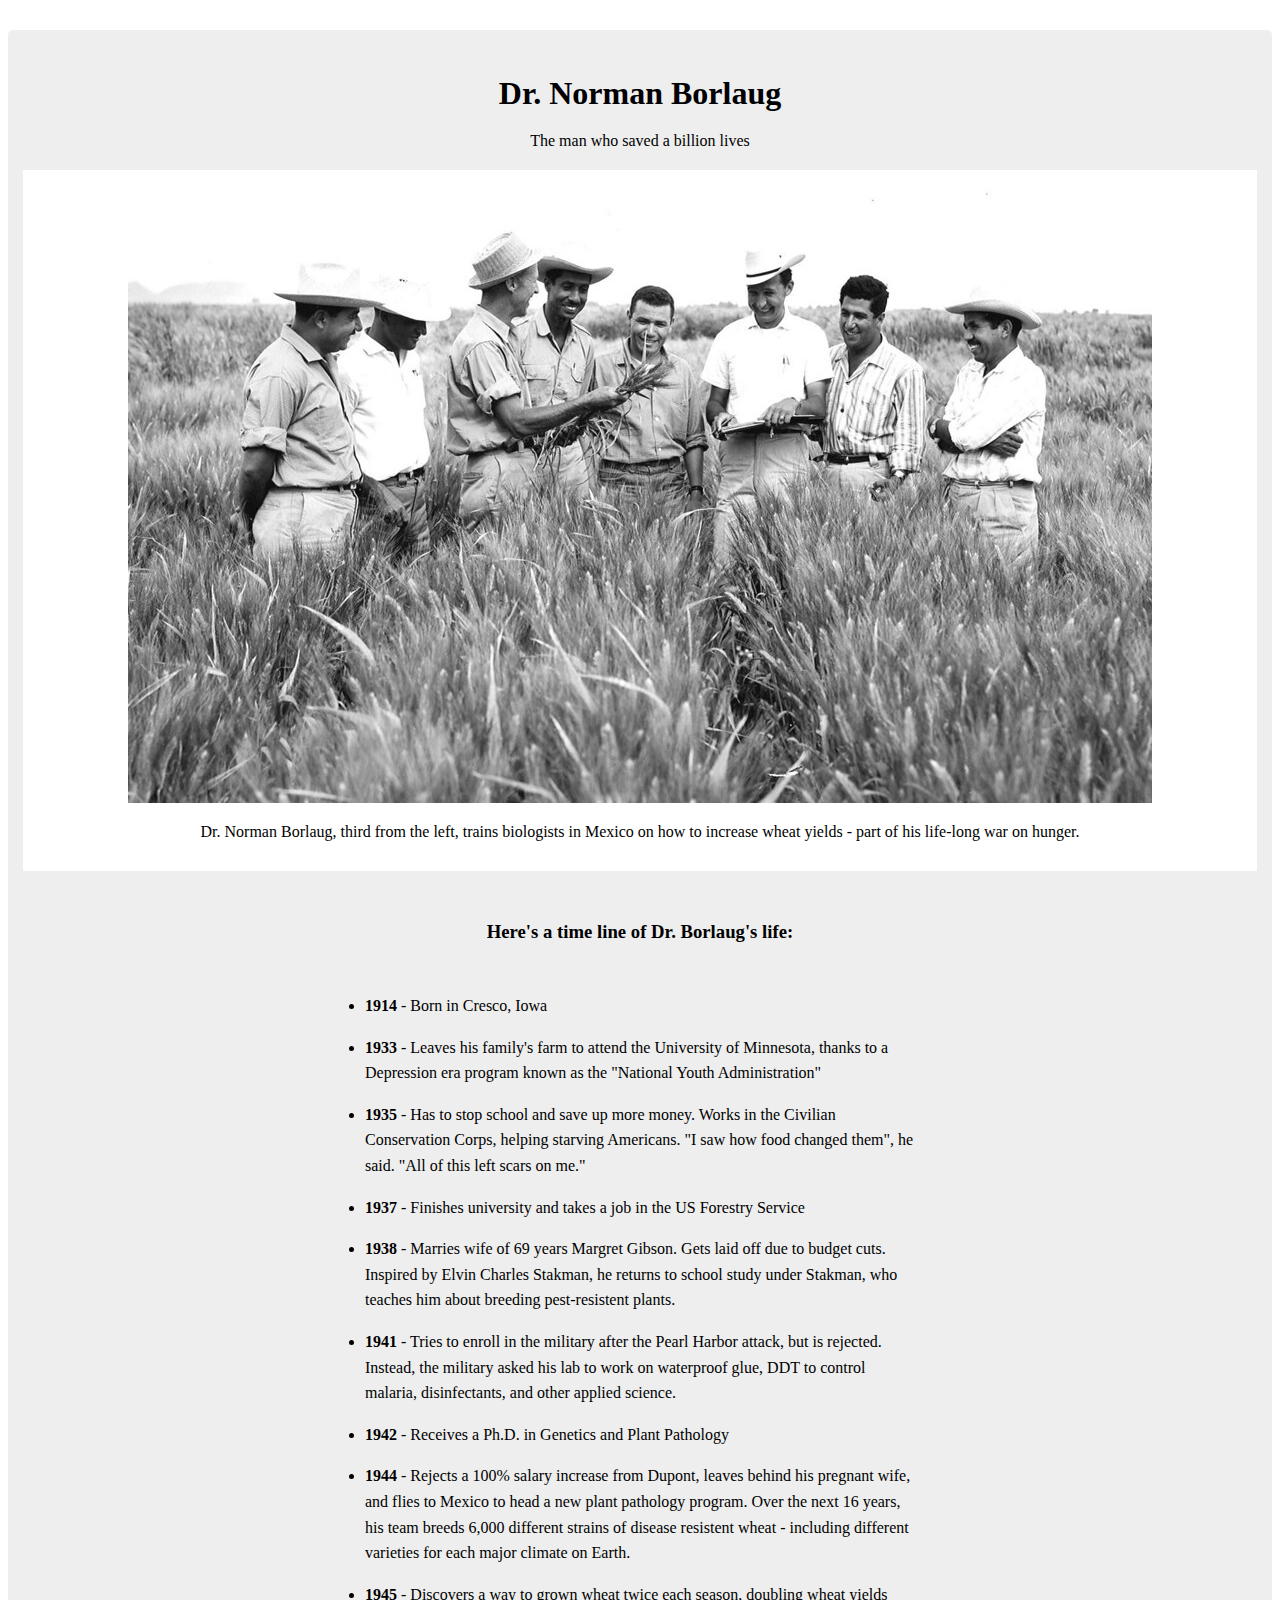
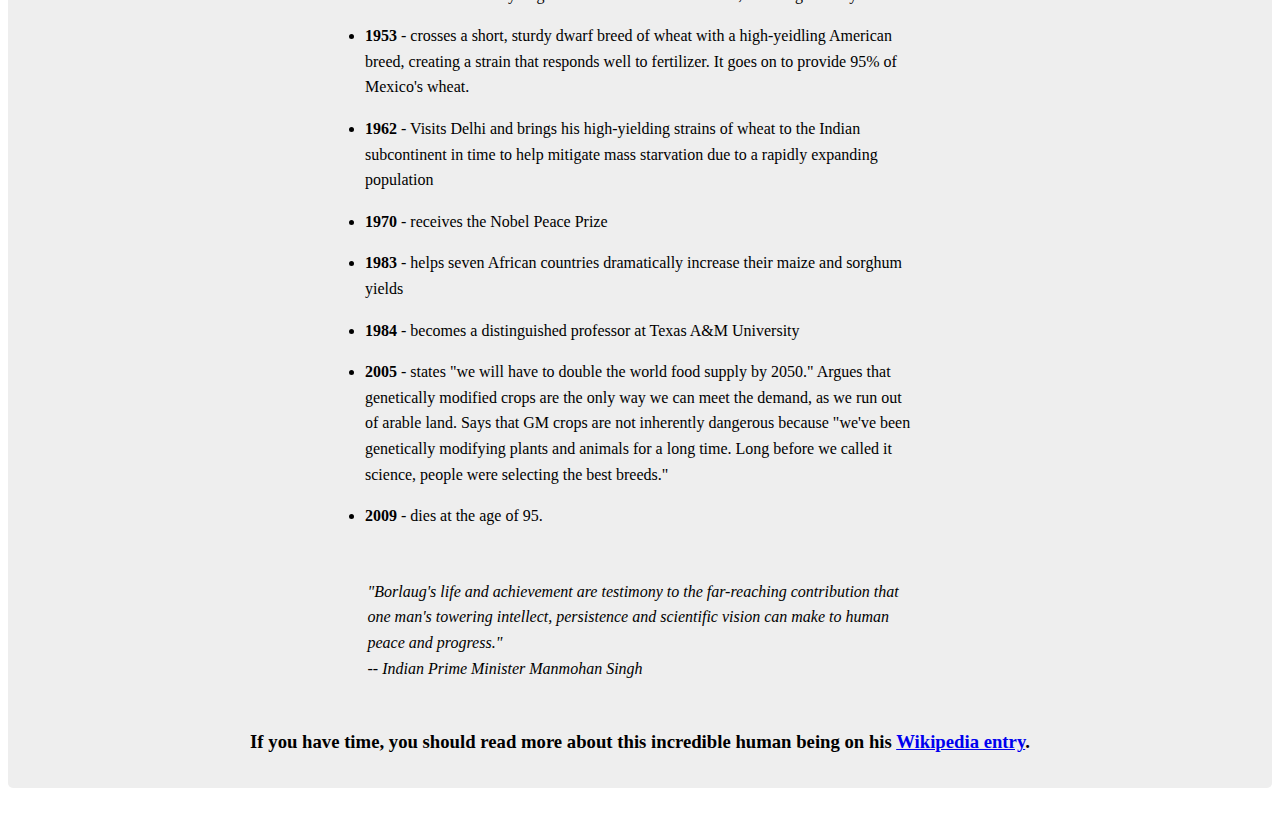
<file: FreeCodeCamp/Responsive-Web-Design/Responsive-Web-Design-Projects/Build-a-Tribute-Page/index.html>
<!DOCTYPE html>
<html lang="en">

<head>
    <meta charset="UTF-8">
    <meta http-equiv="X-UA-Compatible" content="IE=edge">
    <meta name="viewport" content="width=device-width, initial-scale=1.0">
    <title>FCC: Tribute Page</title>
    <link rel="stylesheet" href="./assets/style.css">
    <link rel="stylesheet" href="./assets/responsive.css">
</head>

<body>
    <div id="main">
        <!-- header -->
        <div id="header" class="text-center">
            <h1 id="title">Dr. Norman Borlaug</h1>
            <p>The man who saved a billion lives</p>
        </div>
        <!-- slider -->
        <div id="img-div">
            <div class="text-content">
                <img id="image" src="./img/tribute-page-main-image.jpg" alt="">
                <p class="text-center " id="img-caption">Dr. Norman Borlaug, third from the left, trains biologists in
                    Mexico on how to
                    increase wheat yields
                    - part of his life-long war on hunger.</p>
            </div>
        </div>
        <!-- content -->
        <div id="tribute-info" class="text-center ">
            <h3 id="headline" class="text-center ">Here's a time line of Dr. Borlaug's life:</h3>
            <ul>
                <li><strong>1914</strong> - Born in Cresco, Iowa</li>
                <li><strong>1933</strong> - Leaves his family's farm to attend the University of Minnesota, thanks to a
                    Depression era
                    program known as the "National Youth Administration"</li>
                <li><strong>1935</strong> - Has to stop school and save up more money. Works in the Civilian
                    Conservation Corps, helping
                    starving Americans. "I saw how food changed them", he said. "All of this left scars on me."</li>
                <li><strong>1937</strong> - Finishes university and takes a job in the US Forestry Service</li>
                <li><strong>1938</strong> - Marries wife of 69 years Margret Gibson. Gets laid off due to budget cuts.
                    Inspired by Elvin
                    Charles Stakman, he returns to school study under Stakman, who teaches him about breeding
                    pest-resistent plants.</li>
                <li><strong>1941</strong> - Tries to enroll in the military after the Pearl Harbor attack, but is
                    rejected. Instead, the
                    military asked his lab to work on waterproof glue, DDT to control malaria, disinfectants, and other
                    applied science.</li>
                <li><strong>1942</strong> - Receives a Ph.D. in Genetics and Plant Pathology</li>
                <li><strong>1944</strong> - Rejects a 100% salary increase from Dupont, leaves behind his pregnant wife,
                    and flies to
                    Mexico to head a new plant pathology program. Over the next 16 years, his team breeds 6,000
                    different strains of disease resistent wheat - including different varieties for each major climate
                    on Earth.</li>
                <li><strong>1945</strong> - Discovers a way to grown wheat twice each season, doubling wheat yields</li>
                <li><strong>1953</strong> - crosses a short, sturdy dwarf breed of wheat with a high-yeidling American
                    breed, creating a
                    strain that responds well to fertilizer. It goes on to provide 95% of Mexico's wheat.</li>
                <li><strong>1962</strong> - Visits Delhi and brings his high-yielding strains of wheat to the Indian
                    subcontinent in time
                    to help mitigate mass starvation due to a rapidly expanding population</li>
                <li><strong>1970</strong> - receives the Nobel Peace Prize</li>
                <li><strong>1983</strong> - helps seven African countries dramatically increase their maize and sorghum
                    yields</li>
                <li><strong>1984</strong> - becomes a distinguished professor at Texas A&M University</li>
                <li><strong>2005</strong> - states "we will have to double the world food supply by 2050." Argues that
                    genetically
                    modified crops are the only way we can meet the demand, as we run out of arable land. Says that GM
                    crops are not inherently dangerous because "we've been genetically modifying plants and animals for
                    a long time. Long before we called it science, people were selecting the best breeds."</li>
                <li><strong>2009</strong> - dies at the age of 95.</li>
            </ul>

            <blockquote
                cite="http://news.rediff.com/report/2009/sep/14/pm-pays-tribute-to-father-of-green-revolution-borlaug.htm">
                <p>"Borlaug's life and achievement are testimony to the far-reaching contribution that one man's
                    towering intellect, persistence and scientific vision can make to human peace and progress."</p>
                <cite>-- Indian Prime Minister Manmohan Singh</cite>
            </blockquote>

            <h3>If you have time, you should read more about this incredible human being on his <a
                    href="https://en.wikipedia.org/wiki/Norman_Borlaug" id="tribute-link" target="_blank">Wikipedia
                    entry</a>.</h3>
        </div>
        <!-- footer -->
        <div id="footer">

        </div>
    </div>
</body>

</html>
</file>
<file: FreeCodeCamp/Front-End-Development-Libraries/SASS/Courses2-Nest-CSS-với-Sass.html/style.css>
h1 {
  text-align: center;
  color: blue;
}

p {
  font-size: 20px;
}
</file>
<file: FreeCodeCamp/Front-End-Development-Libraries/SASS/Courses3-Create-Reusable-CSS-with-Mixins.html/styles.css>
#awesome {
  width: 150px;
  height: 150px;
  background-color: green;
  border-radius: 15px;
}
</file>
<file: FreeCodeCamp/Front-End-Development-Libraries/SASS/Courses5-Use-@for-to-Create-a-Sass-Loop.html/style.css>
.text-1 {
  font-size: 15px;
}

.text-2 {
  font-size: 30px;
}

.text-3 {
  font-size: 45px;
}

.text-4 {
  font-size: 60px;
}

.text-5 {
  font-size: 75px;
}

.text-6 {
  font-size: 90px;
}
</file>
<file: FreeCodeCamp/Front-End-Development-Libraries/SASS/Courses6-Use-@each-to-Map-Over-Items-in-a-List.html/style.css>
.blue-bg {
  background-color: blue;
}

.black-bg {
  background-color: black;
}

.red-bg {
  background-color: red;
}

div {
  height: 200px;
  width: 200px;
}
</file>
<file: FreeCodeCamp/Responsive-Web-Design/Responsive-Web-Design-Projects/Build-a-Product-Landing-Page/assets/style.css>
* {
    margin: 0;
    padding: 0;
    box-sizing: border-box;
}
body {
    font-family: Arial, Helvetica, sans-serif;
}

#main {
    height: 1000px;
}

#header {
    background-color: #000;
    height: 46px;
    /* Cho lăn chuột k mất, làm nổi lên làm đè lên slider nên là phải mt-46px (46px là height cua header) để cho đúng */
    position: fixed;
    top: 0;
    right: 0;
    left: 0;
}

.icon-original {
    display: inline-block;
    color: #fff;
    line-height: 46px;
}
#header h2 {
    display: inline-block;
    padding-left: 20px;
}
.ti-music-alt {
    padding-left: 20px;
}

#nav {
    float: right;
}

#nav li {
    display: inline-block;
}

#nav li a {
    color: #fff;
    text-decoration: none;
    line-height: 46px;
    padding: 0 20px;
    display: inline-block;
}

#nav li:hover a {
    color: #000;
    background-color: #ccc;
}

#slider {
    margin-top: 46px;
    padding: 20px 0;
}

#slider h3 {
    text-align: center;
    padding: 10px 0;
}

#email {
    display: block;
    margin: auto;
    margin-bottom: 10px;
    padding: 5px;
}

.btn {
    margin: auto;
    display: block;
    padding: 10px;
    background-color: yellow;
    border: none;
}

.btn:hover {
    cursor: pointer;
}

/*  */

#features {
    width: 80%;
    margin: auto;
    padding: 50px 0;
}

#features .grid {
    display: flex;
}

#features .icon {
    display: flex;
    width: 20%;
    align-items: center;
    justify-content: center;
    color: blue;
}

#features .ti-facebook,
.ti-shopping-cart,
.ti-dropbox-alt {
    font-size: 50px;
}

#features .desc {
    display: flex;
    flex-direction: column;
    justify-content: center;
    height: 125px;
    width: 80%;
    padding: 5px;
}

/*  */

#works {
    display: flex;
    justify-content: center;
    padding-bottom: 50px;
}

#works > iframe {
    max-width: 560px;
    width: 100%;
    height: 315px;
}

/*  */

#pricing {
    display: flex;
    width: 80%;
    margin: auto;
}
.product {
    display: flex;
    flex-direction: column;
    align-items: center;
    text-align: center;
    width: calc(100% / 3);
    margin: 10px;
    border: 1px solid #000;
    border-radius: 3px;
}

.product h3 {
    background-color: #ccc;
    width: 100%;
    padding: 10px;
}

.product h2 {
    padding: 10px;
}

.product ul {
    list-style-type: none;
    padding-bottom: 10px;
}

.product ul > li {
    padding: 5px;
}

.btn-select {
    padding: 10px;
}
/*  */

#footer {
    padding: 40px 0;
    margin: auto;
    width: 80%;
    /* align-items: end; */
}

#footer > ul {
    display: flex;
    justify-content: flex-end;
}

#footer > span {
    margin-top: 5px;
    display: flex;
    justify-content: flex-end;
    font-size: 0.9em;
    color: #444;
}

#footer ul li {
    display: inline-block;
    margin: 0 10px;
}

#footer ul li a {
    color: #000;
    text-decoration: none;
}
</file>
<file: FreeCodeCamp/Responsive-Web-Design/Responsive-Web-Design-Projects/Build-a-Product-Landing-Page/font/themify-icons-font/themify-icons/themify-icons.css>
@font-face {
	font-family: 'themify';
	src:url('fonts/themify.eot?-fvbane');
	src:url('fonts/themify.eot?#iefix-fvbane') format('embedded-opentype'),
		url('fonts/themify.woff?-fvbane') format('woff'),
		url('fonts/themify.ttf?-fvbane') format('truetype'),
		url('fonts/themify.svg?-fvbane#themify') format('svg');
	font-weight: normal;
	font-style: normal;
}

[class^="ti-"], [class*=" ti-"] {
	font-family: 'themify';
	speak: none;
	font-style: normal;
	font-weight: normal;
	font-variant: normal;
	text-transform: none;
	line-height: 1;

	/* Better Font Rendering =========== */
	-webkit-font-smoothing: antialiased;
	-moz-osx-font-smoothing: grayscale;
}

.ti-wand:before {
	content: "\e600";
}
.ti-volume:before {
	content: "\e601";
}
.ti-user:before {
	content: "\e602";
}
.ti-unlock:before {
	content: "\e603";
}
.ti-unlink:before {
	content: "\e604";
}
.ti-trash:before {
	content: "\e605";
}
.ti-thought:before {
	content: "\e606";
}
.ti-target:before {
	content: "\e607";
}
.ti-tag:before {
	content: "\e608";
}
.ti-tablet:before {
	content: "\e609";
}
.ti-star:before {
	content: "\e60a";
}
.ti-spray:before {
	content: "\e60b";
}
.ti-signal:before {
	content: "\e60c";
}
.ti-shopping-cart:before {
	content: "\e60d";
}
.ti-shopping-cart-full:before {
	content: "\e60e";
}
.ti-settings:before {
	content: "\e60f";
}
.ti-search:before {
	content: "\e610";
}
.ti-zoom-in:before {
	content: "\e611";
}
.ti-zoom-out:before {
	content: "\e612";
}
.ti-cut:before {
	content: "\e613";
}
.ti-ruler:before {
	content: "\e614";
}
.ti-ruler-pencil:before {
	content: "\e615";
}
.ti-ruler-alt:before {
	content: "\e616";
}
.ti-bookmark:before {
	content: "\e617";
}
.ti-bookmark-alt:before {
	content: "\e618";
}
.ti-reload:before {
	content: "\e619";
}
.ti-plus:before {
	content: "\e61a";
}
.ti-pin:before {
	content: "\e61b";
}
.ti-pencil:before {
	content: "\e61c";
}
.ti-pencil-alt:before {
	content: "\e61d";
}
.ti-paint-roller:before {
	content: "\e61e";
}
.ti-paint-bucket:before {
	content: "\e61f";
}
.ti-na:before {
	content: "\e620";
}
.ti-mobile:before {
	content: "\e621";
}
.ti-minus:before {
	content: "\e622";
}
.ti-medall:before {
	content: "\e623";
}
.ti-medall-alt:before {
	content: "\e624";
}
.ti-marker:before {
	content: "\e625";
}
.ti-marker-alt:before {
	content: "\e626";
}
.ti-arrow-up:before {
	content: "\e627";
}
.ti-arrow-right:before {
	content: "\e628";
}
.ti-arrow-left:before {
	content: "\e629";
}
.ti-arrow-down:before {
	content: "\e62a";
}
.ti-lock:before {
	content: "\e62b";
}
.ti-location-arrow:before {
	content: "\e62c";
}
.ti-link:before {
	content: "\e62d";
}
.ti-layout:before {
	content: "\e62e";
}
.ti-layers:before {
	content: "\e62f";
}
.ti-layers-alt:before {
	content: "\e630";
}
.ti-key:before {
	content: "\e631";
}
.ti-import:before {
	content: "\e632";
}
.ti-image:before {
	content: "\e633";
}
.ti-heart:before {
	content: "\e634";
}
.ti-heart-broken:before {
	content: "\e635";
}
.ti-hand-stop:before {
	content: "\e636";
}
.ti-hand-open:before {
	content: "\e637";
}
.ti-hand-drag:before {
	content: "\e638";
}
.ti-folder:before {
	content: "\e639";
}
.ti-flag:before {
	content: "\e63a";
}
.ti-flag-alt:before {
	content: "\e63b";
}
.ti-flag-alt-2:before {
	content: "\e63c";
}
.ti-eye:before {
	content: "\e63d";
}
.ti-export:before {
	content: "\e63e";
}
.ti-exchange-vertical:before {
	content: "\e63f";
}
.ti-desktop:before {
	content: "\e640";
}
.ti-cup:before {
	content: "\e641";
}
.ti-crown:before {
	content: "\e642";
}
.ti-comments:before {
	content: "\e643";
}
.ti-comment:before {
	content: "\e644";
}
.ti-comment-alt:before {
	content: "\e645";
}
.ti-close:before {
	content: "\e646";
}
.ti-clip:before {
	content: "\e647";
}
.ti-angle-up:before {
	content: "\e648";
}
.ti-angle-right:before {
	content: "\e649";
}
.ti-angle-left:before {
	content: "\e64a";
}
.ti-angle-down:before {
	content: "\e64b";
}
.ti-check:before {
	content: "\e64c";
}
.ti-check-box:before {
	content: "\e64d";
}
.ti-camera:before {
	content: "\e64e";
}
.ti-announcement:before {
	content: "\e64f";
}
.ti-brush:before {
	content: "\e650";
}
.ti-briefcase:before {
	content: "\e651";
}
.ti-bolt:before {
	content: "\e652";
}
.ti-bolt-alt:before {
	content: "\e653";
}
.ti-blackboard:before {
	content: "\e654";
}
.ti-bag:before {
	content: "\e655";
}
.ti-move:before {
	content: "\e656";
}
.ti-arrows-vertical:before {
	content: "\e657";
}
.ti-arrows-horizontal:before {
	content: "\e658";
}
.ti-fullscreen:before {
	content: "\e659";
}
.ti-arrow-top-right:before {
	content: "\e65a";
}
.ti-arrow-top-left:before {
	content: "\e65b";
}
.ti-arrow-circle-up:before {
	content: "\e65c";
}
.ti-arrow-circle-right:before {
	content: "\e65d";
}
.ti-arrow-circle-left:before {
	content: "\e65e";
}
.ti-arrow-circle-down:before {
	content: "\e65f";
}
.ti-angle-double-up:before {
	content: "\e660";
}
.ti-angle-double-right:before {
	content: "\e661";
}
.ti-angle-double-left:before {
	content: "\e662";
}
.ti-angle-double-down:before {
	content: "\e663";
}
.ti-zip:before {
	content: "\e664";
}
.ti-world:before {
	content: "\e665";
}
.ti-wheelchair:before {
	content: "\e666";
}
.ti-view-list:before {
	content: "\e667";
}
.ti-view-list-alt:before {
	content: "\e668";
}
.ti-view-grid:before {
	content: "\e669";
}
.ti-uppercase:before {
	content: "\e66a";
}
.ti-upload:before {
	content: "\e66b";
}
.ti-underline:before {
	content: "\e66c";
}
.ti-truck:before {
	content: "\e66d";
}
.ti-timer:before {
	content: "\e66e";
}
.ti-ticket:before {
	content: "\e66f";
}
.ti-thumb-up:before {
	content: "\e670";
}
.ti-thumb-down:before {
	content: "\e671";
}
.ti-text:before {
	content: "\e672";
}
.ti-stats-up:before {
	content: "\e673";
}
.ti-stats-down:before {
	content: "\e674";
}
.ti-split-v:before {
	content: "\e675";
}
.ti-split-h:before {
	content: "\e676";
}
.ti-smallcap:before {
	content: "\e677";
}
.ti-shine:before {
	content: "\e678";
}
.ti-shift-right:before {
	content: "\e679";
}
.ti-shift-left:before {
	content: "\e67a";
}
.ti-shield:before {
	content: "\e67b";
}
.ti-notepad:before {
	content: "\e67c";
}
.ti-server:before {
	content: "\e67d";
}
.ti-quote-right:before {
	content: "\e67e";
}
.ti-quote-left:before {
	content: "\e67f";
}
.ti-pulse:before {
	content: "\e680";
}
.ti-printer:before {
	content: "\e681";
}
.ti-power-off:before {
	content: "\e682";
}
.ti-plug:before {
	content: "\e683";
}
.ti-pie-chart:before {
	content: "\e684";
}
.ti-paragraph:before {
	content: "\e685";
}
.ti-panel:before {
	content: "\e686";
}
.ti-package:before {
	content: "\e687";
}
.ti-music:before {
	content: "\e688";
}
.ti-music-alt:before {
	content: "\e689";
}
.ti-mouse:before {
	content: "\e68a";
}
.ti-mouse-alt:before {
	content: "\e68b";
}
.ti-money:before {
	content: "\e68c";
}
.ti-microphone:before {
	content: "\e68d";
}
.ti-menu:before {
	content: "\e68e";
}
.ti-menu-alt:before {
	content: "\e68f";
}
.ti-map:before {
	content: "\e690";
}
.ti-map-alt:before {
	content: "\e691";
}
.ti-loop:before {
	content: "\e692";
}
.ti-location-pin:before {
	content: "\e693";
}
.ti-list:before {
	content: "\e694";
}
.ti-light-bulb:before {
	content: "\e695";
}
.ti-Italic:before {
	content: "\e696";
}
.ti-info:before {
	content: "\e697";
}
.ti-infinite:before {
	content: "\e698";
}
.ti-id-badge:before {
	content: "\e699";
}
.ti-hummer:before {
	content: "\e69a";
}
.ti-home:before {
	content: "\e69b";
}
.ti-help:before {
	content: "\e69c";
}
.ti-headphone:before {
	content: "\e69d";
}
.ti-harddrives:before {
	content: "\e69e";
}
.ti-harddrive:before {
	content: "\e69f";
}
.ti-gift:before {
	content: "\e6a0";
}
.ti-game:before {
	content: "\e6a1";
}
.ti-filter:before {
	content: "\e6a2";
}
.ti-files:before {
	content: "\e6a3";
}
.ti-file:before {
	content: "\e6a4";
}
.ti-eraser:before {
	content: "\e6a5";
}
.ti-envelope:before {
	content: "\e6a6";
}
.ti-download:before {
	content: "\e6a7";
}
.ti-direction:before {
	content: "\e6a8";
}
.ti-direction-alt:before {
	content: "\e6a9";
}
.ti-dashboard:before {
	content: "\e6aa";
}
.ti-control-stop:before {
	content: "\e6ab";
}
.ti-control-shuffle:before {
	content: "\e6ac";
}
.ti-control-play:before {
	content: "\e6ad";
}
.ti-control-pause:before {
	content: "\e6ae";
}
.ti-control-forward:before {
	content: "\e6af";
}
.ti-control-backward:before {
	content: "\e6b0";
}
.ti-cloud:before {
	content: "\e6b1";
}
.ti-cloud-up:before {
	content: "\e6b2";
}
.ti-cloud-down:before {
	content: "\e6b3";
}
.ti-clipboard:before {
	content: "\e6b4";
}
.ti-car:before {
	content: "\e6b5";
}
.ti-calendar:before {
	content: "\e6b6";
}
.ti-book:before {
	content: "\e6b7";
}
.ti-bell:before {
	content: "\e6b8";
}
.ti-basketball:before {
	content: "\e6b9";
}
.ti-bar-chart:before {
	content: "\e6ba";
}
.ti-bar-chart-alt:before {
	content: "\e6bb";
}
.ti-back-right:before {
	content: "\e6bc";
}
.ti-back-left:before {
	content: "\e6bd";
}
.ti-arrows-corner:before {
	content: "\e6be";
}
.ti-archive:before {
	content: "\e6bf";
}
.ti-anchor:before {
	content: "\e6c0";
}
.ti-align-right:before {
	content: "\e6c1";
}
.ti-align-left:before {
	content: "\e6c2";
}
.ti-align-justify:before {
	content: "\e6c3";
}
.ti-align-center:before {
	content: "\e6c4";
}
.ti-alert:before {
	content: "\e6c5";
}
.ti-alarm-clock:before {
	content: "\e6c6";
}
.ti-agenda:before {
	content: "\e6c7";
}
.ti-write:before {
	content: "\e6c8";
}
.ti-window:before {
	content: "\e6c9";
}
.ti-widgetized:before {
	content: "\e6ca";
}
.ti-widget:before {
	content: "\e6cb";
}
.ti-widget-alt:before {
	content: "\e6cc";
}
.ti-wallet:before {
	content: "\e6cd";
}
.ti-video-clapper:before {
	content: "\e6ce";
}
.ti-video-camera:before {
	content: "\e6cf";
}
.ti-vector:before {
	content: "\e6d0";
}
.ti-themify-logo:before {
	content: "\e6d1";
}
.ti-themify-favicon:before {
	content: "\e6d2";
}
.ti-themify-favicon-alt:before {
	content: "\e6d3";
}
.ti-support:before {
	content: "\e6d4";
}
.ti-stamp:before {
	content: "\e6d5";
}
.ti-split-v-alt:before {
	content: "\e6d6";
}
.ti-slice:before {
	content: "\e6d7";
}
.ti-shortcode:before {
	content: "\e6d8";
}
.ti-shift-right-alt:before {
	content: "\e6d9";
}
.ti-shift-left-alt:before {
	content: "\e6da";
}
.ti-ruler-alt-2:before {
	content: "\e6db";
}
.ti-receipt:before {
	content: "\e6dc";
}
.ti-pin2:before {
	content: "\e6dd";
}
.ti-pin-alt:before {
	content: "\e6de";
}
.ti-pencil-alt2:before {
	content: "\e6df";
}
.ti-palette:before {
	content: "\e6e0";
}
.ti-more:before {
	content: "\e6e1";
}
.ti-more-alt:before {
	content: "\e6e2";
}
.ti-microphone-alt:before {
	content: "\e6e3";
}
.ti-magnet:before {
	content: "\e6e4";
}
.ti-line-double:before {
	content: "\e6e5";
}
.ti-line-dotted:before {
	content: "\e6e6";
}
.ti-line-dashed:before {
	content: "\e6e7";
}
.ti-layout-width-full:before {
	content: "\e6e8";
}
.ti-layout-width-default:before {
	content: "\e6e9";
}
.ti-layout-width-default-alt:before {
	content: "\e6ea";
}
.ti-layout-tab:before {
	content: "\e6eb";
}
.ti-layout-tab-window:before {
	content: "\e6ec";
}
.ti-layout-tab-v:before {
	content: "\e6ed";
}
.ti-layout-tab-min:before {
	content: "\e6ee";
}
.ti-layout-slider:before {
	content: "\e6ef";
}
.ti-layout-slider-alt:before {
	content: "\e6f0";
}
.ti-layout-sidebar-right:before {
	content: "\e6f1";
}
.ti-layout-sidebar-none:before {
	content: "\e6f2";
}
.ti-layout-sidebar-left:before {
	content: "\e6f3";
}
.ti-layout-placeholder:before {
	content: "\e6f4";
}
.ti-layout-menu:before {
	content: "\e6f5";
}
.ti-layout-menu-v:before {
	content: "\e6f6";
}
.ti-layout-menu-separated:before {
	content: "\e6f7";
}
.ti-layout-menu-full:before {
	content: "\e6f8";
}
.ti-layout-media-right-alt:before {
	content: "\e6f9";
}
.ti-layout-media-right:before {
	content: "\e6fa";
}
.ti-layout-media-overlay:before {
	content: "\e6fb";
}
.ti-layout-media-overlay-alt:before {
	content: "\e6fc";
}
.ti-layout-media-overlay-alt-2:before {
	content: "\e6fd";
}
.ti-layout-media-left-alt:before {
	content: "\e6fe";
}
.ti-layout-media-left:before {
	content: "\e6ff";
}
.ti-layout-media-center-alt:before {
	content: "\e700";
}
.ti-layout-media-center:before {
	content: "\e701";
}
.ti-layout-list-thumb:before {
	content: "\e702";
}
.ti-layout-list-thumb-alt:before {
	content: "\e703";
}
.ti-layout-list-post:before {
	content: "\e704";
}
.ti-layout-list-large-image:before {
	content: "\e705";
}
.ti-layout-line-solid:before {
	content: "\e706";
}
.ti-layout-grid4:before {
	content: "\e707";
}
.ti-layout-grid3:before {
	content: "\e708";
}
.ti-layout-grid2:before {
	content: "\e709";
}
.ti-layout-grid2-thumb:before {
	content: "\e70a";
}
.ti-layout-cta-right:before {
	content: "\e70b";
}
.ti-layout-cta-left:before {
	content: "\e70c";
}
.ti-layout-cta-center:before {
	content: "\e70d";
}
.ti-layout-cta-btn-right:before {
	content: "\e70e";
}
.ti-layout-cta-btn-left:before {
	content: "\e70f";
}
.ti-layout-column4:before {
	content: "\e710";
}
.ti-layout-column3:before {
	content: "\e711";
}
.ti-layout-column2:before {
	content: "\e712";
}
.ti-layout-accordion-separated:before {
	content: "\e713";
}
.ti-layout-accordion-merged:before {
	content: "\e714";
}
.ti-layout-accordion-list:before {
	content: "\e715";
}
.ti-ink-pen:before {
	content: "\e716";
}
.ti-info-alt:before {
	content: "\e717";
}
.ti-help-alt:before {
	content: "\e718";
}
.ti-headphone-alt:before {
	content: "\e719";
}
.ti-hand-point-up:before {
	content: "\e71a";
}
.ti-hand-point-right:before {
	content: "\e71b";
}
.ti-hand-point-left:before {
	content: "\e71c";
}
.ti-hand-point-down:before {
	content: "\e71d";
}
.ti-gallery:before {
	content: "\e71e";
}
.ti-face-smile:before {
	content: "\e71f";
}
.ti-face-sad:before {
	content: "\e720";
}
.ti-credit-card:before {
	content: "\e721";
}
.ti-control-skip-forward:before {
	content: "\e722";
}
.ti-control-skip-backward:before {
	content: "\e723";
}
.ti-control-record:before {
	content: "\e724";
}
.ti-control-eject:before {
	content: "\e725";
}
.ti-comments-smiley:before {
	content: "\e726";
}
.ti-brush-alt:before {
	content: "\e727";
}
.ti-youtube:before {
	content: "\e728";
}
.ti-vimeo:before {
	content: "\e729";
}
.ti-twitter:before {
	content: "\e72a";
}
.ti-time:before {
	content: "\e72b";
}
.ti-tumblr:before {
	content: "\e72c";
}
.ti-skype:before {
	content: "\e72d";
}
.ti-share:before {
	content: "\e72e";
}
.ti-share-alt:before {
	content: "\e72f";
}
.ti-rocket:before {
	content: "\e730";
}
.ti-pinterest:before {
	content: "\e731";
}
.ti-new-window:before {
	content: "\e732";
}
.ti-microsoft:before {
	content: "\e733";
}
.ti-list-ol:before {
	content: "\e734";
}
.ti-linkedin:before {
	content: "\e735";
}
.ti-layout-sidebar-2:before {
	content: "\e736";
}
.ti-layout-grid4-alt:before {
	content: "\e737";
}
.ti-layout-grid3-alt:before {
	content: "\e738";
}
.ti-layout-grid2-alt:before {
	content: "\e739";
}
.ti-layout-column4-alt:before {
	content: "\e73a";
}
.ti-layout-column3-alt:before {
	content: "\e73b";
}
.ti-layout-column2-alt:before {
	content: "\e73c";
}
.ti-instagram:before {
	content: "\e73d";
}
.ti-google:before {
	content: "\e73e";
}
.ti-github:before {
	content: "\e73f";
}
.ti-flickr:before {
	content: "\e740";
}
.ti-facebook:before {
	content: "\e741";
}
.ti-dropbox:before {
	content: "\e742";
}
.ti-dribbble:before {
	content: "\e743";
}
.ti-apple:before {
	content: "\e744";
}
.ti-android:before {
	content: "\e745";
}
.ti-save:before {
	content: "\e746";
}
.ti-save-alt:before {
	content: "\e747";
}
.ti-yahoo:before {
	content: "\e748";
}
.ti-wordpress:before {
	content: "\e749";
}
.ti-vimeo-alt:before {
	content: "\e74a";
}
.ti-twitter-alt:before {
	content: "\e74b";
}
.ti-tumblr-alt:before {
	content: "\e74c";
}
.ti-trello:before {
	content: "\e74d";
}
.ti-stack-overflow:before {
	content: "\e74e";
}
.ti-soundcloud:before {
	content: "\e74f";
}
.ti-sharethis:before {
	content: "\e750";
}
.ti-sharethis-alt:before {
	content: "\e751";
}
.ti-reddit:before {
	content: "\e752";
}
.ti-pinterest-alt:before {
	content: "\e753";
}
.ti-microsoft-alt:before {
	content: "\e754";
}
.ti-linux:before {
	content: "\e755";
}
.ti-jsfiddle:before {
	content: "\e756";
}
.ti-joomla:before {
	content: "\e757";
}
.ti-html5:before {
	content: "\e758";
}
.ti-flickr-alt:before {
	content: "\e759";
}
.ti-email:before {
	content: "\e75a";
}
.ti-drupal:before {
	content: "\e75b";
}
.ti-dropbox-alt:before {
	content: "\e75c";
}
.ti-css3:before {
	content: "\e75d";
}
.ti-rss:before {
	content: "\e75e";
}
.ti-rss-alt:before {
	content: "\e75f";
}
</file>
<file: FreeCodeCamp/Responsive-Web-Design/Responsive-Web-Design-Projects/Build-a-Product-Landing-Page/assets/responsive.css>
/* PC */
@media (min-width: 64em) {
}

/* Tablet */
@media (min-width: 46.25em) and (max-width: 63.9375em) {
    #pricing {
        flex-direction: column;
    }
    .product {
        margin: auto;
        max-width: 300px;
        width: 100%;
        margin-bottom: 10px;
    }
}

/* Mobile */
@media (max-width: 46.1875em) {
    #header {
        position: fixed;
        background-color: #000;
        height: unset;
    }
    #slider {
        margin-top: 187px;
    }
    #nav {
        float: unset;
        text-align: center;
    }
    #nav li {
        flex-direction: column;
        display: flex;
        height: 40px;
    }
    #nav li a {
        color: #fff;
    }
    #features .icon {
        display: none;
    }
    #features .desc {
        text-align: center;
        width: 100%;
        margin-top: -10px;
    }
    #features .grid {
        margin-bottom: 20px;
    }
    #pricing {
        flex-direction: column;
    }
    .product {
        margin: auto;
        width: 100%;
        margin-bottom: 10px;
    }
}
</file>
<file: FreeCodeCamp/Responsive-Web-Design/Responsive-Web-Design-Projects/Build-a-Survey-Form/assets/style.css>
* {
    margin: 0;
    padding: 0;
    box-sizing: border-box;
}
.text-center {
    text-align: center;
}
.input-width {
    width: 100%;
    margin-bottom: 10px;
}

.mbt-label {
    margin-bottom: 10px;
}

.mt-label {
    margin-top: 20px;
}

#title h1 {
    padding: 30px 0 10px 0;
}

#description {
    padding: 5px 0 30px 0;
    font-style: italic;
    font-weight: 200;
    text-shadow: 1px 1px 1px rgb(0 0 0 / 40%);
}

#main {
    background-color: #ccc;
    width: 100%;
    padding: 0 20%;
}

#survey-form {
    background-color: burlywood;
    border: 1px solid burlywood;
    border-radius: 5px;
}

label {
    display: flex;
    align-items: center;
    font-size: 16px;
    margin-bottom: 10px;
}

#form-content {
    margin: 0 auto 10px auto;
    padding: 10px;
    width: 95%;
}

input {
    margin: 0;
    font-family: inherit;
    font-size: inherit;
    line-height: inherit;
}
</file>
<file: FreeCodeCamp/Responsive-Web-Design/Responsive-Web-Design-Projects/Build-a-Survey-Form/assets/responsive.css>
/* PC */
@media (min-width: 64em) {
}

/* Tablet */
@media (min-width: 46.25em) and (max-width: 63.9375em) {
    #main {
        padding: 0 5%;
    }
}

/* Mobile */
@media (max-width: 46.1875em) {
    #main {
        padding: 0;
    }
}
</file>
<file: FreeCodeCamp/Responsive-Web-Design/Responsive-Web-Design-Projects/Build-a-Technical-Documentation-Page/assets/style.css>
* {
    margin: 0;
    padding: 0;
    box-sizing: border-box;
}

li {
    margin: 15px 0 0 10px;
}

#navbar header {
    text-align: center;
    font-size: 30px;
    margin: 10px;
}
#navbar {
    position: fixed;
    min-width: 290px;
    top: 0px;
    left: 0px;
    width: 300px;
    height: 100%;
    border-right: solid;
    border-color: rgba(0, 22, 22, 0.4);
}

#navbar ul {
    display: block;
    height: 90%;
    padding: 0;
    overflow-y: auto;
    overflow-x: hidden;
}

#navbar li {
    color: #4d4e53;
    border-top: 1px solid;
    list-style: none;
    position: relative;
    width: 100%;
}

#navbar li a {
    text-decoration: none;
    margin: 10px 30px;
    color: #000;
    display: block;
    cursor: pointer;
    font-size: 20px;
}

#main {
    position: absolute;
    margin-left: 310px;
    padding: 20px;
    margin-bottom: 110px;
}

section {
    display: block;
}

section article {
    margin: 20px;
    line-height: 1.6;
}

#main p {
    margin: 20px 0;
    font-size: 16px;
    line-height: 1.4;
}
#main ul {
    padding-left: 50px;
}

code {
    display: block;
    text-align: left;
    white-space: pre-line;
    position: relative;
    word-break: normal;
    word-wrap: normal;
    line-height: 2;
    background-color: #f7f7f7;
    padding: 15px;
    margin: 10px;
    border-radius: 5x;
}
</file>
<file: FreeCodeCamp/Responsive-Web-Design/Responsive-Web-Design-Projects/Build-a-Technical-Documentation-Page/assets/responsive.css>
/* PC */
@media (min-width: 64em) {
}

/* Tablet */
@media (min-width: 46.25em) and (max-width: 63.9375em) {
    #navbar {
        background-color: white;
        position: absolute;
        top: 0;
        padding: 0;
        margin: 0;
        width: 100%;
        max-height: 275px;
        border: none;
        z-index: 1;
        border-bottom: 2px solid;
    }

    #navbar ul {
        border: 1px solid;
        height: 222px;
    }

    #main {
        position: relative;
        margin-left: 0px;
        margin-top: 270px;
    }
}

/* Mobile */
@media (max-width: 46.1875em) {
    #navbar {
        background-color: white;
        position: absolute;
        top: 0;
        padding: 0;
        margin: 0;
        width: 100%;
        max-height: 275px;
        border: none;
        z-index: 1;
        border-bottom: 2px solid;
    }

    #navbar ul {
        border: 1px solid;
        height: 222px;
    }

    #main {
        position: relative;
        margin-left: 0px;
        margin-top: 270px;
    }
}
</file>
<file: FreeCodeCamp/Responsive-Web-Design/Responsive-Web-Design-Projects/Build-a-Tribute-Page/assets/responsive.css>
/* PC */
@media (min-width: 64em) {
}

/* Tablet */
@media (min-width: 46.25em) and (max-width: 63.9375em) {
}

/* Mobile */
@media (max-width: 46.1875em) {
    ul {
        padding-left: 40px;
    }
    #header p {
        font-size: 1.4vh;
    }

    blockquote {
        padding-left: 41px;
    }
}
</file>
<file: FreeCodeCamp/Responsive-Web-Design/Responsive-Web-Design-Projects/Build-a-Tribute-Page/assets/style.css>
/* reset CSS */
* {
    padding: 0;
    margin: 0;
    box-sizing: border-box;
}
/* common */
.text-center {
    text-align: center;
}

body {
    font-size: 1rem;
}

#main {
    margin: 30px 8px;
    padding: 15px;
    border-radius: 5px;
    background: #eee;
    text-align: center;
}

#header h1 {
    padding-top: 30px;
}

#header p {
    margin: 20px 0 20px 0;
}

#img-div {
    background: white;
    padding: 10px;
    margin: 0;
}

#image {
    max-width: 100%;
    display: block;
    height: auto;
    margin: 0 auto;
}
.text-content p {
    padding: 20px 0 20px 0;
}

#headline {
    margin: 50px 0;
}
#tribute-info ul {
    text-align: left;
    max-width: 550px;
    line-height: 1.6;
    margin: 0 auto 50px auto;
}
#tribute-info li {
    margin: 16px 0;
}

blockquote {
    font-style: italic;
    max-width: 545px;
    margin: 0 auto 50px auto;
    text-align: left;
    line-height: 1.6;
}

h3 {
    margin-bottom: 20px;
}
</file>
